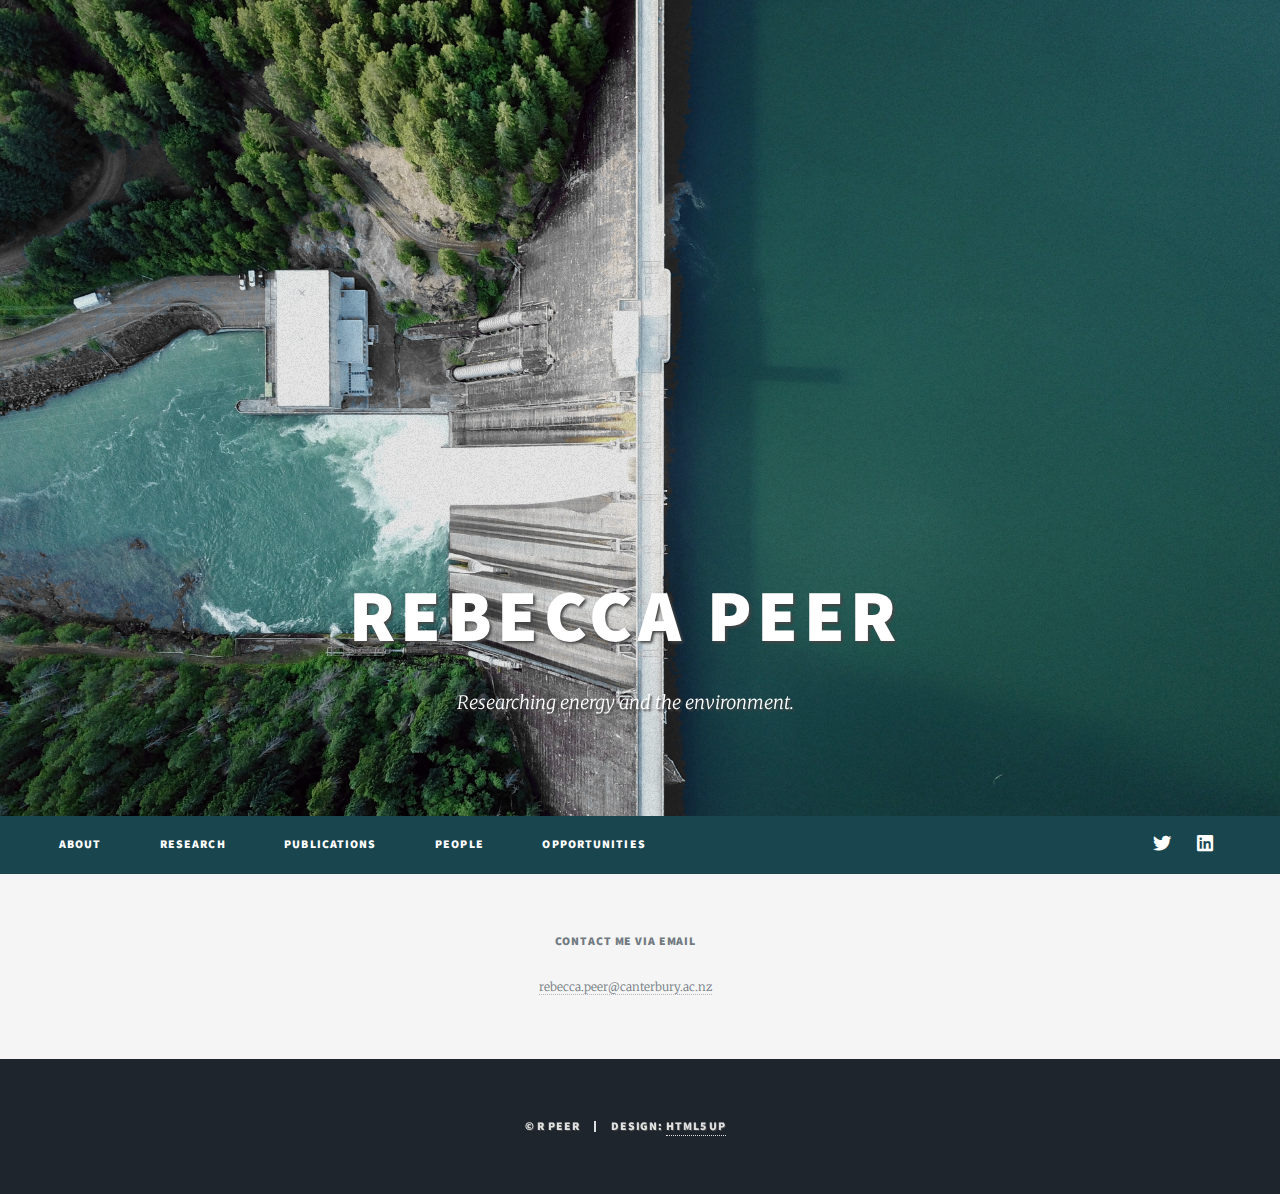
<file: index.html>
<!DOCTYPE HTML>
<!--
	Massively by HTML5 UP
	html5up.net | @ajlkn
	Free for personal and commercial use under the CCA 3.0 license (html5up.net/license)
-->
<html>
	<head>
		<title>Home - R Peer</title>
		<meta charset="utf-8" />
		<meta name="viewport" content="width=device-width, initial-scale=1, user-scalable=no" />
		<link rel="stylesheet" href="assets/css/main.css" />
		<link href="https://fonts.googleapis.com/css2?family=Oswald:wght@400;500;600;700&family=Roboto:wght@100;300;400;600;700&display=swap" rel="stylesheet">
		<noscript><link rel="stylesheet" href="assets/css/noscript.css" /></noscript>
	</head>
	<body class="is-preload">

		<!-- Wrapper -->
			<div id="wrapper" class="fade-in">

				<!-- Intro -->
					<div id="intro">
						<h1>Rebecca Peer</h1>
						<p>Researching energy and the environment.</p>
						<!-- <ul class="actions">
							<li><a href="#header" class="button icon solid solo fa-arrow-down scrolly">Continue</a></li>
						</ul> -->
					</div>

				<!-- Header -->
					<header id="header">
						<a href="index.html" class="logo">Rebecca Peer</a>
					</header>

				<!-- Nav -->
					<nav id="nav">
						<ul class="links">
							<!-- <li class="active"><a href="index.html">News</a></li> -->
							<li><a href="about.html">About</a></li>
							<li><a href="research.html">Research</a></li>
							<li><a href="publications.html">Publications</a></li>
							<li><a href="people.html">People</a></li>
							<li><a href="contact.html">Opportunities</a></li>
						</ul>
						<ul class="icons">
							<li><a href="https://twitter.com/rebeccaampeer?lang=en" class="icon brands fa-twitter" target="_blank"><span class="label">Twitter</span></a></li>
							<li><a href="https://www.linkedin.com/in/rebecca-peer-6442b783/?originalSubdomain=ca" class="icon brands fa-linkedin" target="_blank"><span class="label">Linkedin</span></a></li>
							<!-- <li><a href="#" class="icon brands fa-github"><span class="label">GitHub</span></a></li> -->
						</ul>
					</nav>

				<!-- Main -->
					<!-- <div id="main">

						Featured Post
							<article class="post featured">
								<header class="major">
									<span class="date">November 3, 2021</span>
									<h2>Dr. Peer featured in Physics World</h2>
								</header>
								<p> <i>Physics World</i> published an article on open-access 
									publications in academia and the new <i>SciNotes</i> 
									journal featuring interviews with Dr. Peer (Executive Editorial Board member)
									and collaborator Dr. Grubert (Editorial Board member). 
								</p>
								<ul class="actions special">
									<li><a href="https://physicsworld.com/a/open-access-journal-uncovers-the-intricacies-of-scientific-research/" class="large button">Read the article</a></li>
								</ul>
							</article>

						Posts
							<section class="posts">
								<article>
									<header>
										<span class="date">May 27, 2021</span>
										<h2>Keynote at 3rd WEF Nexus Workshop</h2>
									</header>
									<p>Dr Peer. delivered a keynote talk the 3rd 
										Water-Energy-Food Nexus Workshop, hosted by the
										Public University of Navarre's Institute for Innovation 
										and Sustainable Development in the Food Chain (ISFOOD) and
										the Institute for Advanced Research in Business and Economics (INARBE).  
									</p>
								</article>
								<article>
									<header>
										<span class="date">May 4, 2021</span>
										<h2>Dr. Peer on SciNotes Executive Editorial Board</h2>
									</header>
									<p>Dr Peer. was recruited to serve on the first Executive
										Editorial Board of the Institute of Physics (IOP) Publishing's  
										new journal <i>SciNotes</i>.
									</p>
									<ul class="actions special">
										<li><a href="https://iopscience.iop.org/journal/2633-1357" class="button">More SciNotes info</a></li>
									</ul>
								</article>
								<article>
									<header>
										<span class="date">May 3, 2021</span>
										<h2>K. Titus Joins Research Group</h2>
									</header>
									<p> New PhD Student Karan Titus joins the team, co-supervised 
										by Dr. Dempsey (University of Canterbury). Karan will be 
										working on assessing the feasibility of carbon-negative 
										geothermal energy in New Zealand. 
									</p>
									<ul class="actions special">
										<li><a href="people.html" class="button">About the team</a></li>
									</ul>
								</article>
								<article>
									<header>
										<span class="date">July 16, 2021</span>
										<h2>New Paper in ERIS</h2>
									</header>
									<p>Dr Peer. and collaborator Dr. Chini (Air Force Institute of 
										Technology) published paper in
										Environmental Research: Infrastructure and Sustainability
										analysing the water and carbon footprint of global
										electricity over the past 30 years.
									</p>
									<ul class="actions special">
										<li><a href="publications.html" class="button">See publications</a></li>
									</ul>
								</article>
								<article>
									<header>
										<span class="date">January 11, 2021</span>
										<h2>New Paper in Scientific Data</h2>
									</header>
									<p>Dr Peer. and collaborator Dr. Chini (Air Force Institute of 
										Technology) published a methodology paper in
										Scientific Data with a describing the creation of 
										their global water footprint for electricity
										database.
									</p>
									<ul class="actions special">
										<li><a href="publications.html" class="button">See publications</a></li>
									</ul>
								</article>
								<article>
									<header>
										<span class="date">December 15, 2020</span>
										<h2>New Paper in Applied Energy</h2>
									</header>
									<p>A collaborative paper led by Dr. Henry (RTI International) with
										partners at the Carnegie Institution for Science, 
										University of Canterbury, Columbia University, 
										North Carolina State University,
										the Environmental Defense Fund, and the 
										Gaidar Institute for Economic Policy investigated
										the replicability of capacity expansion models via 
										a community benchmarking exercise across four models.
									</p>
									<ul class="actions special">
										<li><a href="publications.html" class="button">See publications</a></li>
									</ul>
								</article>
								<article>
									<header>
										<span class="date">December 2, 2020</span>
										<h2>Civil Systems Paper is Editor's Choice</h2>
									</header>
									<p>Our recently published forum in the Journal of 
										Infrastructure Systems on the role of civil
										systems engineers in society has been chosen 
										by the chief editor to be featured in the 
										Editor's Choice slection.
									</p>
									<ul class="actions special">
										<li><a href="publications.html" class="button">See publications</a></li>
									</ul>
								</article>
								<article>
									<header>
										<span class="date">September 25, 2020</span>
										<h2>New Publication in ERL</h2>
									</header>
									<p>Dr Peer. and collaborator Dr. Chini (Air Force Institute of 
										Technology) published a research paper in Environmental
										Research Letters with an integrated account of the water
										embedded in our global energy trade network.
									</p>
									<a href="https://doi.org/10.1088/1748-9326/abbbb0" class="image fit" target="_blank"><img src="images/NetworkPlots.pdf" alt="" /></a>
									<ul class="actions special">
										<li><a href="publications.html" class="button">See publications</a></li>
									</ul>
								</article>
								<article>
									<header>
										<span class="date">August 22, 2020</span>
										<h2>New Publication in JIS</h2>
										</header>
										<a href="#" class="image fit"><img src="images/pic02.jpg" alt="" /></a>
										<p>Dr. Peer and colleague Dr. Logan (University of Canterbury)
											published a forum in the Journal of 
											Infrastructure Systems discussing the role of civil
											systems engineers in today's and tomorrow's complex
											challenges.
										</p>
										<ul class="actions special">
											<li><a href="publications.html" class="button">See publications</a></li>
										</ul>
								</article>

								<article>
									<header>
										<span class="date">June 4, 2020</span>
										<h2>Dr. Peer Joins University of Canterbury</h2>
									</header>
									<p>Dr. Peer officially joins the faculty in the Department of Civil
										and Natural Resources Engineering at the University of Canterbury
										as a Lecturer in Civil Systems Engineering.</p>
									<a href="https://www.canterbury.ac.nz/engineering/schools/cnre/news/2020/peer.html" class="image main" target="_blank"><img src="images/UClogo.png" alt="" /></a>
									<ul class="actions special">
										<li><a href="https://www.canterbury.ac.nz" class="button" target="_blank">
											More on UC</a></li>
									</ul>
								</article> -->

								<!-- <article>
									<header>
										<span class="date">April 7, 2017</span>
										<h2><a href="#">Augue lorem<br />
										primis vestibulum</a></h2>
									</header>
									<a href="#" class="image fit"><img src="images/pic07.jpg" alt="" /></a>
									<p>Donec eget ex magna. Interdum et malesuada fames ac ante ipsum primis in faucibus. Pellentesque venenatis dolor imperdiet dolor mattis sagittis magna etiam.</p>
									<ul class="actions special">
										<li><a href="#" class="button">Full Story</a></li>
									</ul>
								</article> -->
							<!-- </section> -->

						<!-- Footer -->
							<!-- <footer>
								<div class="pagination">
									<a href="#" class="previous">Prev</a>
									<a href="#" class="page active">1</a>
									<a href="#" class="page">2</a>
									<a href="#" class="page">3</a>
									<span class="extra">&hellip;</span>
									<a href="#" class="page">8</a>
									<a href="#" class="page">9</a>
									<a href="#" class="page">10</a>
									<a href="#" class="next">Next</a>
								</div>
							</footer> -->

					<!-- </div> -->

				<!-- Footer -->
					<footer id="footer">
						<section>
								<h3>Contact Me Via Email</h3>
								<p><a href="mailto:rebecca.peer@canterbury.ac.nz">rebecca.peer@canterbury.ac.nz</a></p>
							</section>
					</footer>

				<!-- Copyright -->
					<div id="copyright">
						<ul><li>&copy; R Peer</li><li>Design: <a href="https://html5up.net" target="_blank">HTML5 UP</a></li></ul>
					</div>

			</div>

		<!-- Scripts -->
			<script src="assets/js/jquery.min.js"></script>
			<script src="assets/js/jquery.scrollex.min.js"></script>
			<script src="assets/js/jquery.scrolly.min.js"></script>
			<script src="assets/js/browser.min.js"></script>
			<script src="assets/js/breakpoints.min.js"></script>
			<script src="assets/js/util.js"></script>
			<script src="assets/js/main.js"></script>

	</body>
</html>
</file>
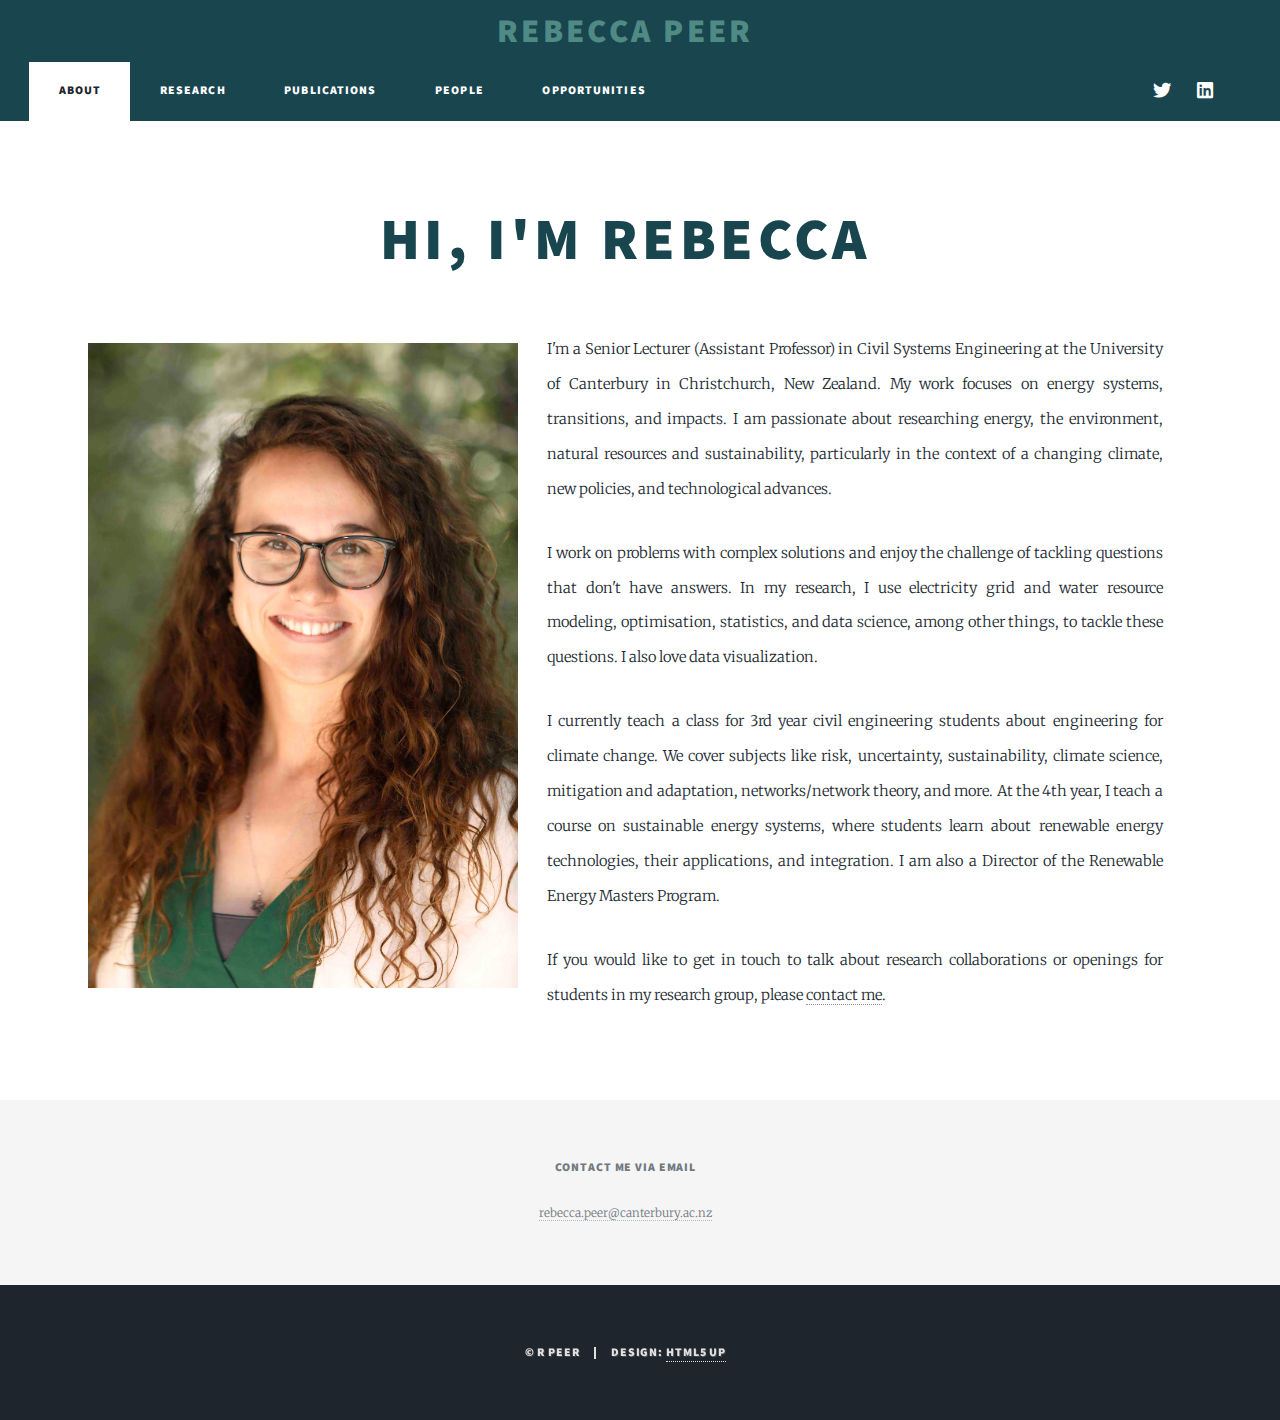
<file: about.html>
<!DOCTYPE HTML>
<!--
	Massively by HTML5 UP
	html5up.net | @ajlkn
	Free for personal and commercial use under the CCA 3.0 license (html5up.net/license)
-->
<html>
	<head>
		<title>About - R Peer</title>
		<meta charset="utf-8" />
		<meta name="viewport" content="width=device-width, initial-scale=1, user-scalable=no" />
		<link rel="stylesheet" href="assets/css/main.css" />
		<noscript><link rel="stylesheet" href="assets/css/noscript.css" /></noscript>
	</head>
	<body class="is-preload">

		<!-- Wrapper -->
			<div id="wrapper">

				<!-- Header -->
					<header id="header">
						<a href="index.html" class="logo">Rebecca Peer</a>
					</header>

				<!-- Nav -->
					<nav id="nav">
						<ul class="links">
							<!-- <li><a href="index.html">News</a></li> -->
							<li class="active"><a href="about.html">About</a></li>
							<li><a href="research.html">Research</a></li>
							<li><a href="publications.html">Publications</a></li>
							<li><a href="people.html">People</a></li>
							<li><a href="contact.html">Opportunities</a></li>
						</ul>
						<ul class="icons">
							<li><a href="https://twitter.com/rebeccaampeer?lang=en" class="icon brands fa-twitter" target="_blank"><span class="label">Twitter</span></a></li>
							<li><a href="https://www.linkedin.com/in/rebecca-peer-6442b783/?originalSubdomain=ca" class="icon brands fa-linkedin" target="_blank"><span class="label">Linkedin</span></a></li>
						</ul>
					</nav>

				<!-- Main -->
					<div id="main">

						<!-- Post -->
							<section class="post">
								<header class="major">
									<!-- <span class="date">April 25, 2017</span> -->
									<h2>Hi, I'm Rebecca</h2>
									<!-- <p>Aenean ornare velit lacus varius enim ullamcorper proin aliquam<br />
									facilisis ante sed etiam magna interdum congue. Lorem ipsum dolor<br />
									amet nullam sed etiam veroeros.</p> -->
								</header>
								<div style="display: flex;">
								<div class="image left"><img src="images/RPeersmall.jpg" alt="" /></div>
								<div>
								<p> I'm a Senior Lecturer (Assistant Professor) in Civil Systems Engineering
									at the University of Canterbury in Christchurch, New Zealand. My work focuses on energy
									systems, transitions, and impacts. I am passionate about researching energy, the environment, 
									natural resources and sustainability, particularly in the context
									of a changing climate, new policies, and technological advances.</p>
								<p>I work on problems with complex solutions and enjoy the challenge of tackling questions that 
									don't have answers. In my research, I use electricity grid and water resource modeling, 
									optimisation, statistics, and data science, among other things, to tackle these questions.
									I also love data visualization.  
								</p>
								<p>
									I currently teach a class for 3rd year civil engineering students about engineering
									for climate change. We cover subjects like risk, uncertainty, sustainability, climate science,
									mitigation and adaptation, networks/network theory, and more. At the 4th year, I teach a 
									course on sustainable energy systems, where students learn about renewable energy
									technologies, their applications, and integration. I am also a Director of the Renewable Energy 
									Masters Program.
								</p>
								<p>
									If you would like to get in touch to talk about research collaborations or openings for
									students in my research group, please <a href="contact.html">contact me</a>. 
								</div>
								</div>
							</section>

					</div>

				<!-- Footer -->
				<footer id="footer">
					<section>
							<h3>Contact Me Via Email</h3>
							<p><a href="mailto:rebecca.peer@canterbury.ac.nz">rebecca.peer@canterbury.ac.nz</a></p>
						</section>
				</footer>

				<!-- Copyright -->
					<div id="copyright">
						<ul><li>&copy; R Peer</li><li>Design: <a href="https://html5up.net">HTML5 UP</a></li></ul>
					</div>

			</div>

		<!-- Scripts -->
			<script src="assets/js/jquery.min.js"></script>
			<script src="assets/js/jquery.scrollex.min.js"></script>
			<script src="assets/js/jquery.scrolly.min.js"></script>
			<script src="assets/js/browser.min.js"></script>
			<script src="assets/js/breakpoints.min.js"></script>
			<script src="assets/js/util.js"></script>
			<script src="assets/js/main.js"></script>

	</body>
</html>
</file>
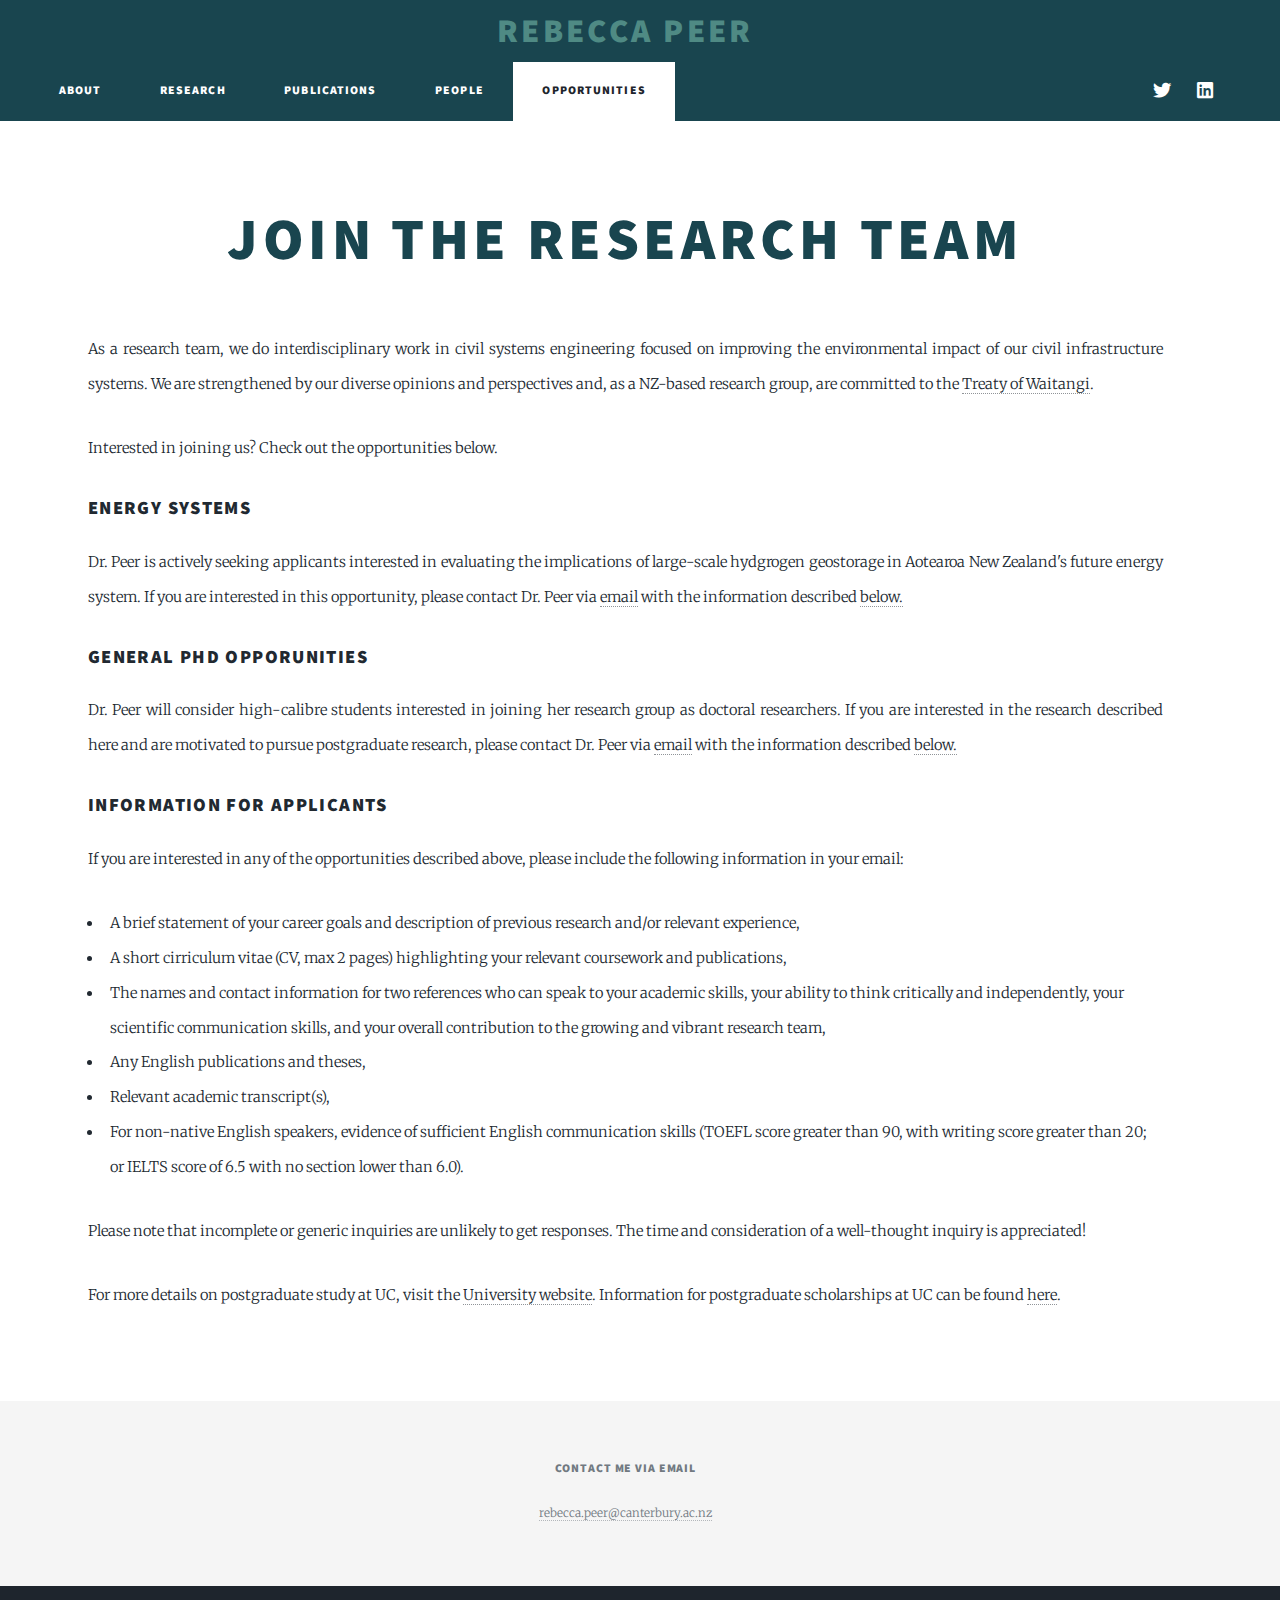
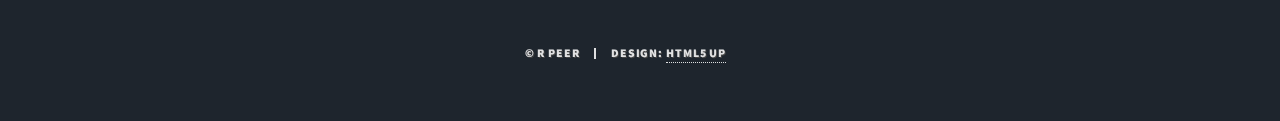
<file: contact.html>
<!DOCTYPE HTML>
<!--
	Massively by HTML5 UP
	html5up.net | @ajlkn
	Free for personal and commercial use under the CCA 3.0 license (html5up.net/license)
-->
<html>
	<head>
		<title>Contact - R Peer</title>
		<meta charset="utf-8" />
		<meta name="viewport" content="width=device-width, initial-scale=1, user-scalable=no" />
		<link rel="stylesheet" href="assets/css/main.css" />
		<noscript><link rel="stylesheet" href="assets/css/noscript.css" /></noscript>
	</head>
	<body class="is-preload">

		<!-- Wrapper -->
			<div id="wrapper">

				<!-- Header -->
					<header id="header">
						<a href="index.html" class="logo">Rebecca Peer</a>
					</header>

				<!-- Nav -->
					<nav id="nav">
						<ul class="links">
							<!-- <li><a href="index.html">News</a></li> -->
							<li><a href="about.html">About</a></li>
							<li><a href="research.html">Research</a></li>
							<li><a href="publications.html">Publications</a></li>
							<li><a href="people.html">People</a></li>
							<li class="active"><a href="contact.html">Opportunities</a></li>
						</ul>
						<ul class="icons">
							<li><a href="https://twitter.com/rebeccaampeer?lang=en" class="icon brands fa-twitter" target="_blank"><span class="label">Twitter</span></a></li>
							<li><a href="https://www.linkedin.com/in/rebecca-peer-6442b783/?originalSubdomain=ca" class="icon brands fa-linkedin" target="_blank"><span class="label">Linkedin</span></a></li>
						</ul>
					</nav>

				<!-- Main -->
					<div id="main">

						<!-- Post -->
							<section class="post">
								<header class="major">
									<!-- <span class="date">April 25, 2017</span> -->
									<h2>Join the Research Team</h2>
								</header>
								<p> As a research team, we do interdisciplinary work in
									civil systems engineering focused on 
									improving the environmental impact of our civil 
									infrastructure systems. We are strengthened by 
									our diverse opinions and perspectives and, as a 
									NZ-based research group, are committed to the 
									<a href="https://en.wikipedia.org/wiki/Treaty_of_Waitangi" target="_blank">
									Treaty of Waitangi</a>.
								</p>
								<p>
									Interested in joining us? Check out the opportunities below.  
								</p>
								<header>
									<h3>Energy Systems</h3>
								</header>
								<p>
									Dr. Peer is actively seeking applicants interested in evaluating the
									implications of large-scale hydgrogen geostorage in Aotearoa New
									Zealand's future energy system. If you are interested in this opportunity, 
									please contact
									Dr. Peer via <a href="mailto:rebecca.peer@canterbury.ac.nz">
									email</a> with the information described <a href="#info">below.</a> 
								</p>
								<header>
									<h3>General PhD Opporunities</h3>
								</header>
								<p>
									Dr. Peer will consider high-calibre students interested in
									joining her research group as doctoral researchers. If 
									you are interested in the research described here and
									are motivated to pursue postgraduate research, please
									contact Dr. Peer via <a href="mailto:rebecca.peer@canterbury.ac.nz">
										email</a> with the information described <a href="#info">below.</a> 
										</p>
								<header>
									<h3><a id=info>Information for Applicants</a></h3>
								</header>
										<p>
											If you are interested in any of the opportunities described above, 
											please include the following information in your email:
										<ul>
											<li>
												A brief statement of your career goals
												and description of previous research and/or 
												relevant experience,
											</li>
											<li>
												A short cirriculum vitae (CV, max 2 pages) 
												highlighting your relevant coursework and
												publications, 
											</li>
											<li>
												The names and contact information for two 
												references who can speak to your academic 
												skills, your ability to think critically 
												and independently, your scientific
												communication skills, and your overall 
												contribution to the growing and
												vibrant research team,
											</li>
											<li>
												Any English publications and theses,
											</li>
											<li>
												Relevant academic transcript(s),
											</li>
											<li>
												For non-native English speakers, evidence 
												of sufficient English communication skills 
												(TOEFL score greater than 90, with
												writing score greater than 20; or IELTS score 
												of 6.5 with no section lower than 6.0).
											</li>
										</ul>
										Please note that incomplete or generic
										inquiries are unlikely to get responses.
										The time and consideration of 
										a well-thought inquiry is appreciated!
								</p>
								<p>
									For more details on postgraduate study at UC, visit the 
									<a href="https://www.canterbury.ac.nz/postgraduate/" target="_blank">
									University website</a>. 

									Information for postgraduate scholarships at UC can be
									found <a href="https://www.canterbury.ac.nz/get-started/scholarships/" target="_blank">
									here</a>.
								</p>
							</section>

					</div>

				<!-- Footer -->
				<footer id="footer">
					<section>
							<h3>Contact Me Via Email</h3>
							<p><a href="mailto:rebecca.peer@canterbury.ac.nz">rebecca.peer@canterbury.ac.nz</a></p>
						</section>
				</footer>

				<!-- Copyright -->
					<div id="copyright">
						<ul><li>&copy; R Peer</li><li>Design: <a href="https://html5up.net">HTML5 UP</a></li></ul>
					</div>

			</div>

		<!-- Scripts -->
			<script src="assets/js/jquery.min.js"></script>
			<script src="assets/js/jquery.scrollex.min.js"></script>
			<script src="assets/js/jquery.scrolly.min.js"></script>
			<script src="assets/js/browser.min.js"></script>
			<script src="assets/js/breakpoints.min.js"></script>
			<script src="assets/js/util.js"></script>
			<script src="assets/js/main.js"></script>

	</body>
</html>
</file>
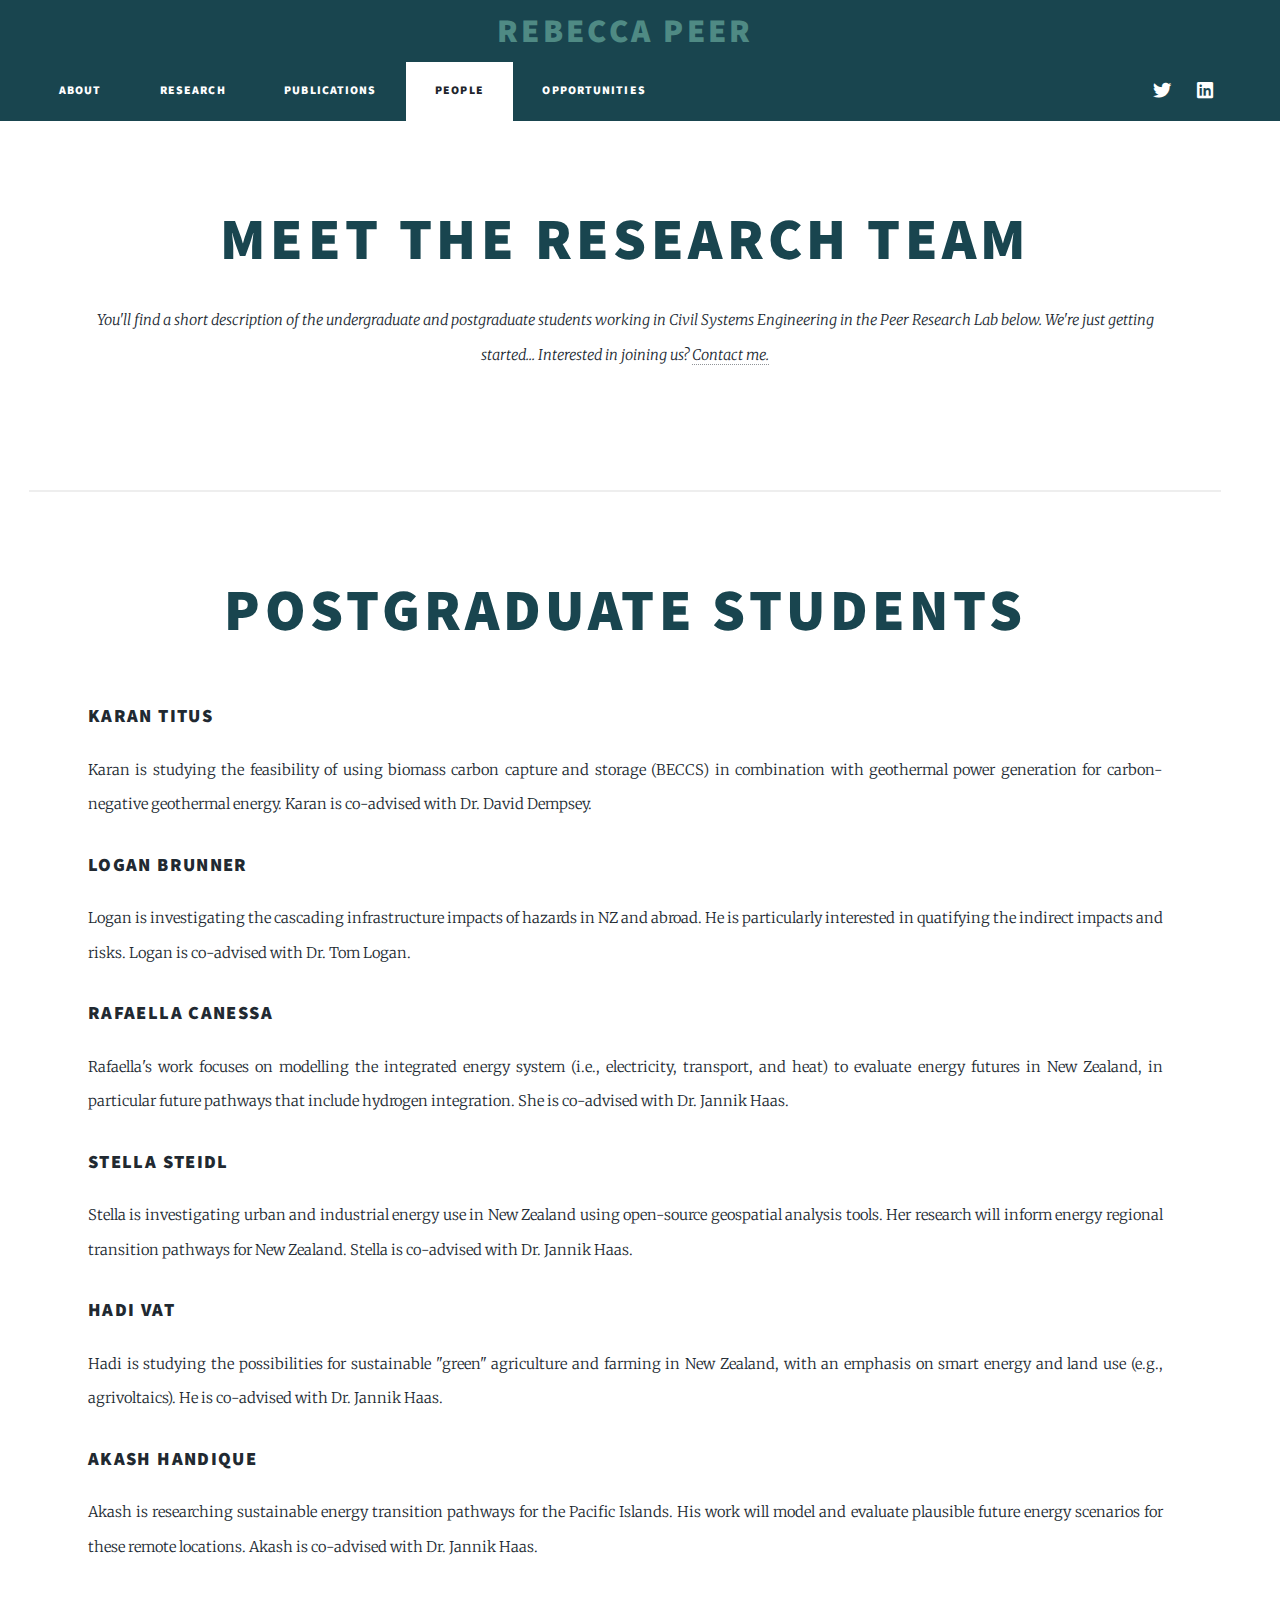
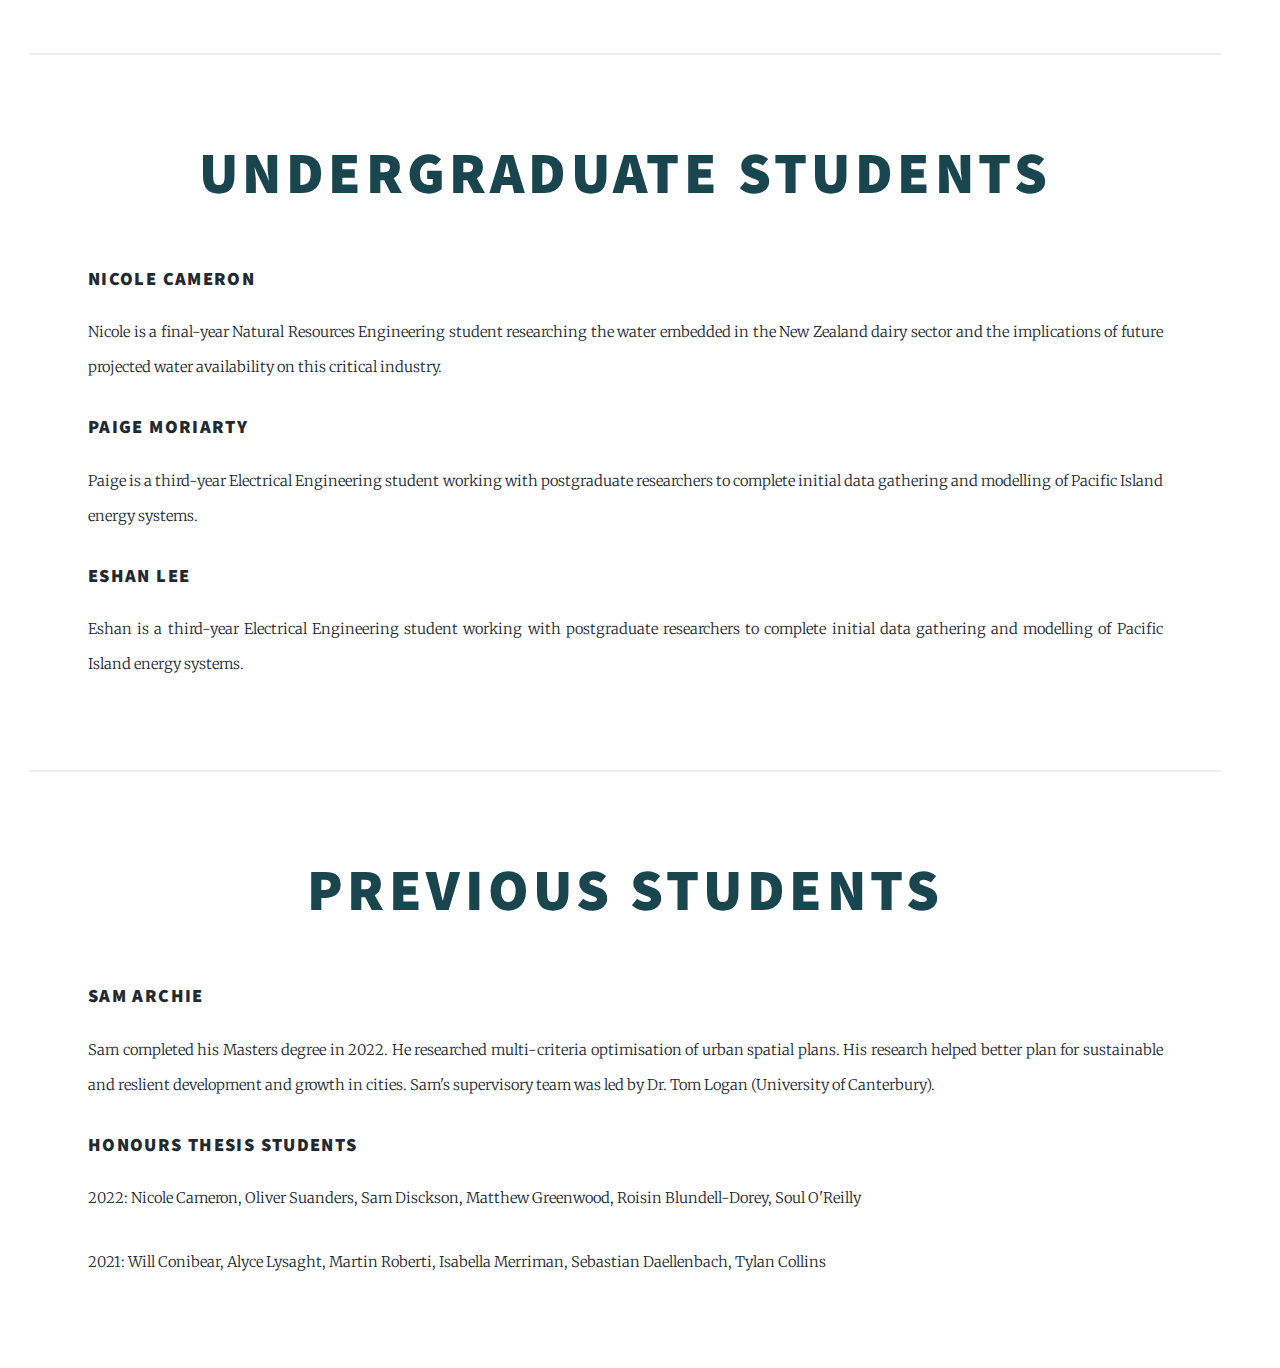
<file: people.html>
<!DOCTYPE html>
<html>
	<head>
		<title>People - R Peer</title>
		<meta charset="utf-8" />
		<meta name="viewport" content="width=device-width, initial-scale=1, user-scalable=no" />
		<link rel="stylesheet" href="assets/css/main.css" />
		<noscript><link rel="stylesheet" href="assets/css/noscript.css" /></noscript>
	</head>
	<body class="is-preload">

		<!-- Wrapper -->
			<div id="wrapper">

				<!-- Header -->
					<header id="header">
						<a href="index.html" class="logo">Rebecca Peer</a>
					</header>

				<!-- Nav -->
					<nav id="nav">
						<ul class="links">
							<!-- <li><a href="index.html">News</a></li> -->
							<li><a href="about.html">About</a></li>
							<li><a href="research.html">Research</a></li>
							<li><a href="publications.html">Publications</a></li>
							<li class="active"><a href="people.html">People</a></li>
							<li><a href="contact.html">Opportunities</a></li>
						</ul>
						<ul class="icons">
							<li><a href="https://twitter.com/rebeccaampeer?lang=en" class="icon brands fa-twitter" target="_blank"><span class="label">Twitter</span></a></li>
							<li><a href="https://www.linkedin.com/in/rebecca-peer-6442b783/?originalSubdomain=ca" class="icon brands fa-linkedin" target="_blank"><span class="label">Linkedin</span></a></li>
						</ul>
					</nav>

				<!-- Main -->
					<div id="main">
                        <!-- Post -->
							<section class="post">
								<header class="major">
									<h2>Meet the Research Team</h2>
                                    <p>
										You'll find a short description of the undergraduate and postgraduate students working
                                        in Civil Systems Engineering in the Peer Research Lab below. We're just getting started... Interested in joining us? <a href="contact.html">Contact me.</a></p>
								</header>
							</section>
                            <section class="post">
								<header class="major">
									<h2>Postgraduate Students</h2>
								</header>
								<div style="display: flex;">
								<!-- <div class="image left"><img src="images/RPeersmall.jpg" alt="" /></div> -->
								<div>
									<h3>Karan Titus</h3>
									<p> Karan is studying the feasibility of using
										biomass carbon capture and storage (BECCS) in combination with 
										geothermal power generation for carbon-negative geothermal energy.
										Karan is co-advised with Dr. David Dempsey. </p>
									<h3>Logan Brunner</h3>
									<p> Logan is investigating the cascading infrastructure impacts of
										hazards in NZ and abroad. He is particularly interested in quatifying
										the indirect impacts and risks. Logan is co-advised with Dr. Tom Logan. 
									</p>
									<!-- <h3>Shanta Persad</h3>
									<p> Shanta is researching the associated environmental and social implications
										of a hydrogen-integrated future energy system in New Zealand. She is 
										co-advised with Dr. Jannik Haas. -->
									</p>
									<h3>Rafaella Canessa</h3>
									<p> Rafaella's work focuses on modelling the integrated energy system (i.e., 
										electricity, transport, and heat) to evaluate energy futures in New Zealand,
										in particular future pathways that include hydrogen integration.
										She is co-advised with Dr. Jannik Haas.
									</p>
									<h3>Stella Steidl</h3>
									<p> Stella is investigating urban and industrial energy use in New Zealand
										using open-source geospatial analysis tools. Her research will inform energy
										regional transition pathways for New Zealand. Stella is co-advised with Dr. 
										Jannik Haas. 
									</p>
									<h3>Hadi Vat</h3>
									<p> Hadi is studying the possibilities for sustainable "green" 
										agriculture and farming in
										New Zealand, with an emphasis on smart energy and land use (e.g., agrivoltaics).
										He is co-advised with Dr. Jannik Haas.
									</p>
									<h3>Akash Handique</h3>
									<p> Akash is researching sustainable energy transition pathways for the 
										Pacific Islands. His work will model and evaluate plausible future energy
										scenarios for these remote locations. Akash is co-advised with Dr. Jannik
										Haas.</p>
								</div>
								</div>
							</section>
							<section class="post">
								<header class="major">
									<h2>Undergraduate Students</h2>
								</header>
								<div style="display: flex;">
								<!-- <div class="image left"><img src="images/RPeersmall.jpg" alt="" /></div> -->
								<div>
									<h3>Nicole Cameron</h3>
									<p> Nicole is a final-year Natural Resources Engineering student researching the 
										water embedded in the New Zealand dairy sector and the implications of future
										projected water availability on this critical industry. 
									</p>
									<h3>Paige Moriarty</h3>
									<p> Paige is a third-year Electrical Engineering student working with postgraduate
										researchers to complete initial data gathering and modelling of Pacific Island
										energy systems.
									</p>
									<h3>Eshan Lee</h3>
									<p> Eshan is a third-year Electrical Engineering student working with postgraduate
										researchers to complete initial data gathering and modelling of Pacific Island
										energy systems.</p>
								</div>
								</div>
							</section>
							<section class="post">
								<header class="major">
									<h2>Previous Students</h2>
								</header>
								<div style="display: flex;">
								<!-- <div class="image left"><img src="images/RPeersmall.jpg" alt="" /></div> -->
								<div>
									<h3>Sam Archie</h3>
									<p> Sam completed his Masters degree in 2022. He researched multi-criteria optimisation
										of urban spatial plans. His research helped better plan 
										for sustainable and reslient development and growth in cities.
										Sam's supervisory team was led by Dr. Tom Logan (University of Canterbury). </p>
									<h3>Honours Thesis Students</h3>
									<p> 2022: Nicole Cameron, Oliver Suanders, Sam Disckson, Matthew Greenwood, Roisin Blundell-Dorey, Soul O'Reilly</p>
									<p> 2021: Will Conibear, Alyce Lysaght, Martin Roberti, Isabella Merriman, Sebastian Daellenbach, Tylan Collins</p>
								</div>
								</div>
							</section>
                            <!-- <section class="post"> -->
								<!-- <header class="major"> -->
									<!-- <h2>PRL Alumni</h2> -->
								<!-- </header> -->
								<!-- <div style="display: flex;"> -->
								<!-- <div class="image left"><img src="images/RPeersmall.jpg" alt="" /></div> -->
								<!-- <div> -->
                                <!-- <h4>Alyce Lysaught</h4> -->
                                <!-- <h4>Seb Daellenbach</h4> -->
                                <!-- <h4>Tylan Collins</h4> -->
                                <!-- <h4>Isabella Merriman</h4> -->
                                <!-- <h4>Martin Roberti</h4> -->
								<!-- </div> -->
								<!-- </div> -->
							<!-- </section> -->
                        <!-- <div class="people-wrapper">
                        <div class="members-wrapper">
                        <h3>Research team</h3>
                        <p>We're just getting started... Watch this space for more information on our team of undergraduate and postgraduate researchers and their work</p>
                        <p>Interested in joining us? <a href="contact.html">Contact me.</a></p> -->
                    <!-- <div class="team-member-info">
                        <img src="RPeersmall.jpg">
                        <h4>Dr. Rebecca Peer</h4>
                        <p>Something about team members here</p>
                    </div> -->
                    <!-- <h3>Collaborators</h3>
                    <div class="collaborator-info">
                        <p><a href="">Dr. Tom Logan</a> Lecturer in Civil Systems, University of Canterbury</p>
                        <p><a href="">Dr. Chris Chini</a> Assistant Professor, Air Force Institute of Technology</p>
                        <p><a href="">Dr. Kelly Sanders</a> Associate Professor, University of Southern California</p>
                        <p><a href="">Dr. Emily Grubert</a> Assistant Professor, Georgia Institute of Technology</p>
                        <p><a href="">Dr. Ken Caldeira</a> Professor (Emeritus), Carnegie Institution for Science</p>
                    </div> -->
                </div>
            </div>
        </div>
    </body>
</html>
</file>
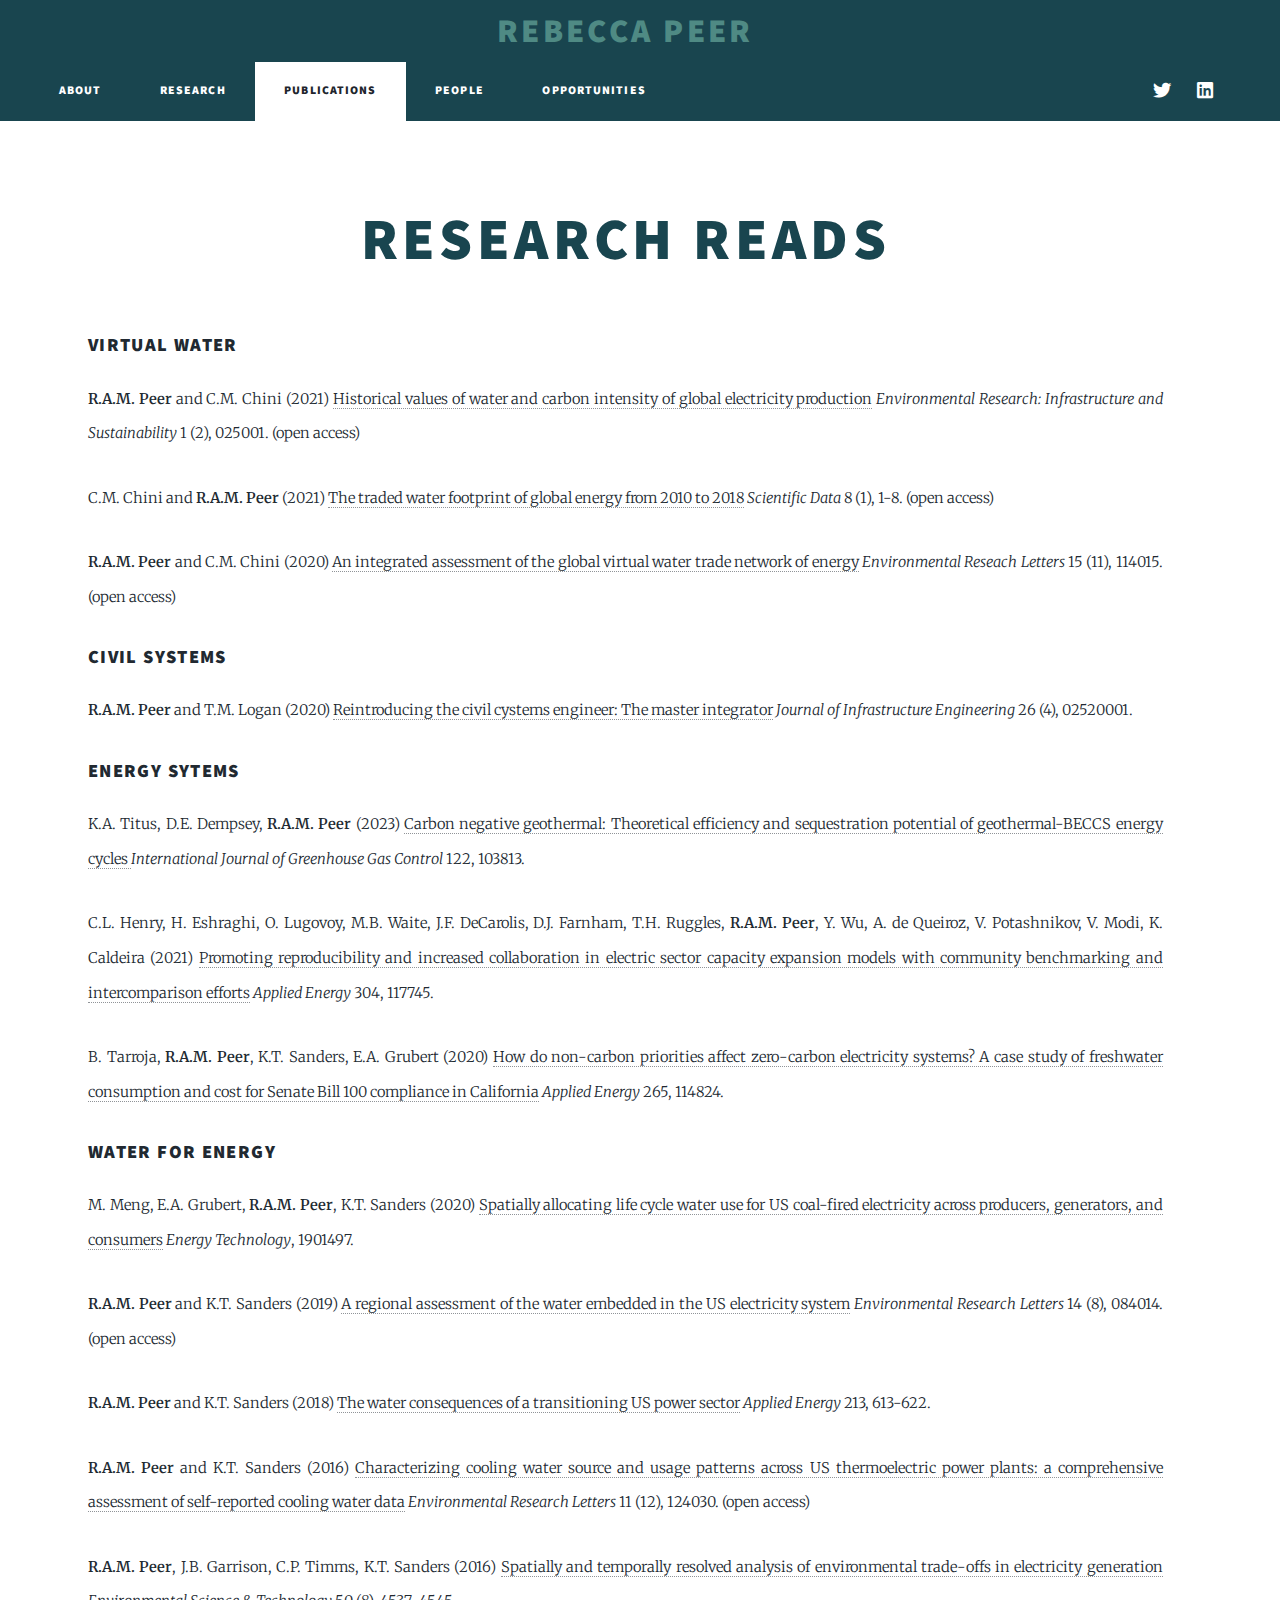
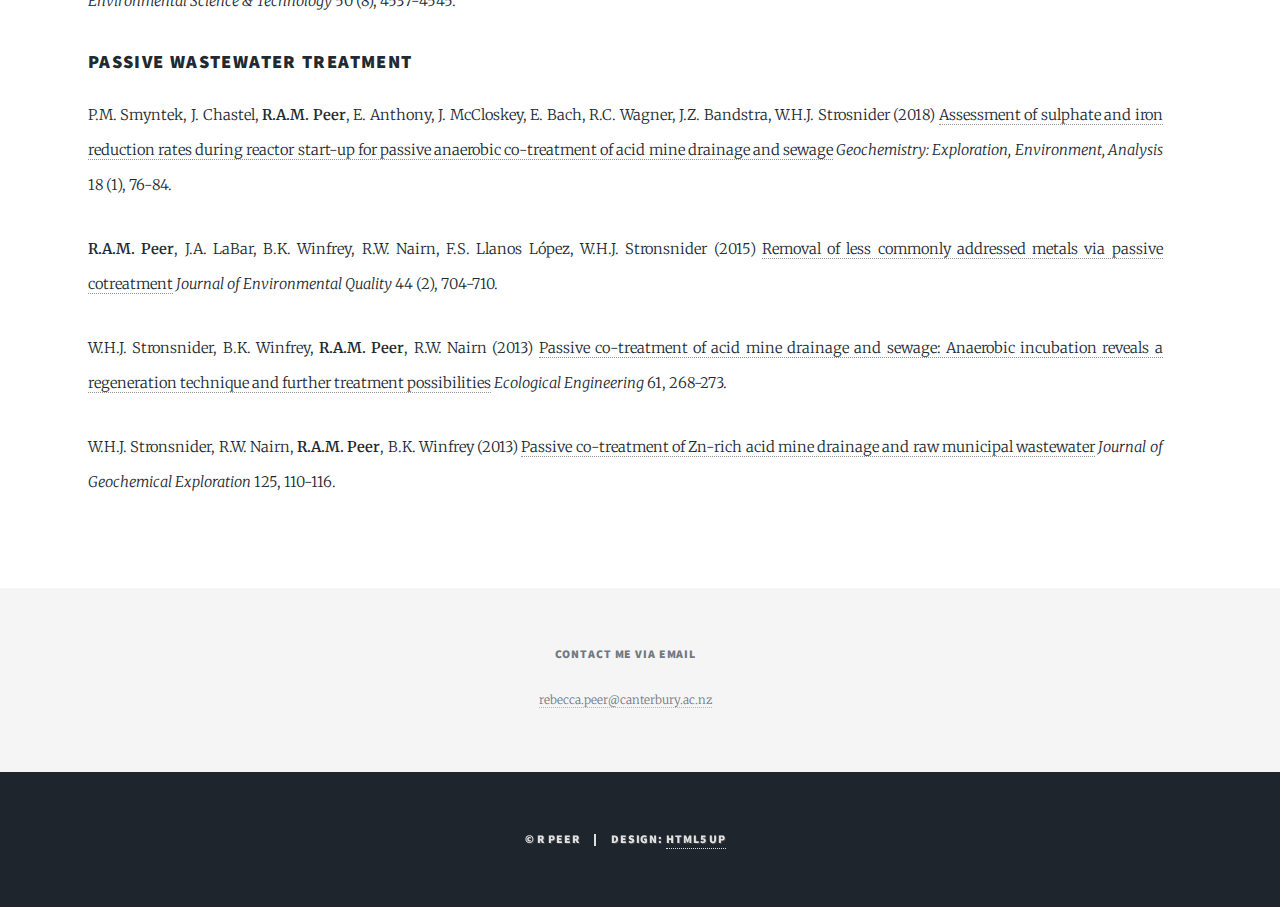
<file: publications.html>
<!DOCTYPE HTML>
<!--
	Massively by HTML5 UP
	html5up.net | @ajlkn
	Free for personal and commercial use under the CCA 3.0 license (html5up.net/license)
-->
<html>
	<head>
		<title>Publications - R Peer</title>
		<meta charset="utf-8" />
		<meta name="viewport" content="width=device-width, initial-scale=1, user-scalable=no" />
		<link rel="stylesheet" href="assets/css/main.css" />
		<noscript><link rel="stylesheet" href="assets/css/noscript.css" /></noscript>
	</head>
	<body class="is-preload">

		<!-- Wrapper -->
			<div id="wrapper">

				<!-- Header -->
					<header id="header">
						<a href="index.html" class="logo">Rebecca Peer</a>
					</header>

				<!-- Nav -->
					<nav id="nav">
						<ul class="links">
							<!-- <li><a href="index.html">News</a></li> -->
							<li><a href="about.html">About</a></li>
							<li><a href="research.html">Research</a></li>
							<li class="active"><a href="publications.html">Publications</a></li>
							<li><a href="people.html">People</a></li>
							<li><a href="contact.html">Opportunities</a></li>
						</ul>
						<ul class="icons">
							<li><a href="https://twitter.com/rebeccaampeer?lang=en" class="icon brands fa-twitter" target="_blank"><span class="label">Twitter</span></a></li>
							<li><a href="https://www.linkedin.com/in/rebecca-peer-6442b783/?originalSubdomain=ca" class="icon brands fa-linkedin" target="_blank"><span class="label">Linkedin</span></a></li>
						</ul>
					</nav>

				<!-- Main -->
					<div id="main">

						<!-- Post -->
							<section class="post">
								<header class="major">
									<!-- <span class="date">April 25, 2017</span> -->
									<h2>Research Reads</h2>
								</header>
								<h3>Virtual Water</h3>
								<p> 
									<b>R.A.M. Peer</b> and C.M. Chini (2021) <a href="https://iopscience.iop.org/article/10.1088/2634-4505/ac0a94/meta" target="_blank">
									Historical values of water and carbon intensity of global electricity production</a> 
									<i>Environmental Research: Infrastructure and Sustainability</i> 
									1 (2), 025001. (open access)
								</p>
								<p> 
									C.M. Chini and <b>R.A.M. Peer</b> (2021) <a href="https://doi.org/10.1038/s41597-020-00795-6" target="_blank">
									The traded water footprint of global energy from 2010 to 2018</a> 
									<i>Scientific Data</i> 8 (1), 1-8. (open access)
								</p>
								<p> 
									<!-- <div class="image center"><img src="images/NetworkPlots.pdf" alt="" /></div> -->
									<b>R.A.M. Peer</b> and C.M. Chini (2020) <a href="https://doi.org/10.1088/1748-9326/abbbb0" target="_blank">
									An integrated assessment of the global virtual water trade 
									network of energy</a> <i>Environmental
									Reseach Letters</i> 15 (11), 114015. (open access)
								</p>
								<h3>Civil Systems</h3>
								<p>
									<b>R.A.M. Peer</b> and T.M. Logan (2020) <a href="https://ascelibrary.org/doi/10.1061/%28ASCE%29IS.1943-555X.0000579" target="_blank">
									Reintroducing the civil cystems engineer: The master integrator</a> <i>
									Journal of Infrastructure Engineering</i> 26 (4), 02520001.
								</p>
								<h3>Energy Sytems</h3>
								<p>
									K.A. Titus, D.E. Dempsey, <b>R.A.M. Peer</b> (2023) <a href="https://www.sciencedirect.com/user/identity/landing?code=MV4czP8zL5Ly6PyCLx35a2xO9PkmyUZz2rk8rmfi&state=retryCounter%3D0%26csrfToken%3D8b23662e-5064-4093-858d-aa9ffaa2f774%26idpPolicy%3Durn%253Acom%253Aelsevier%253Aidp%253Apolicy%253Aproduct%253Ainst_assoc%26returnUrl%3D%252Fscience%252Farticle%252Fpii%252FS1750583622002316%26prompt%3Dnone%26cid%3Darp-74358288-47a1-4390-b85f-f23855a3941f">
										Carbon negative geothermal: Theoretical efficiency and sequestration potential of geothermal-BECCS energy cycles
									</a> <i>International Journal of Greenhouse Gas Control</i> 122, 103813.
								</p>
								<p>
									C.L. Henry, H. Eshraghi, O. Lugovoy, M.B. Waite, J.F. DeCarolis, 
									D.J. Farnham, T.H. Ruggles, <b>R.A.M. Peer</b>, Y. Wu, A. de Queiroz, 
									V. Potashnikov, V. Modi, K. Caldeira (2021) <a href="https://doi.org/10.1016/j.apenergy.2021.117745" target="blank">
									Promoting reproducibility and increased collaboration in 
									electric sector capacity expansion models with community benchmarking 
									and intercomparison efforts</a> <i>Applied Energy</i> 304, 117745.
								</p>
								<p>
									B. Tarroja, <b>R.A.M. Peer</b>, K.T. Sanders, E.A. Grubert (2020)
									<a href="https://www.sciencedirect.com/science/article/abs/pii/S0306261920303366" target="_blank">
									How do non-carbon priorities affect zero-carbon electricity systems? 
									A case study of freshwater consumption and cost for Senate Bill 100 
									compliance in California</a> <i>Applied Energy</i> 265, 114824.
								</p>
								<h3>Water for Energy</h3>
								<p>
									M. Meng, E.A. Grubert, <b>R.A.M. Peer</b>, K.T. Sanders (2020) 
									<a href="https://onlinelibrary.wiley.com/doi/abs/10.1002/ente.201901497" target="_blank">
									Spatially allocating life cycle water use for US coal‐fired electricity 
									across producers, generators, and consumers</a> <i>Energy Technology</i>, 
									1901497.
								</p>
								<p>
									<b>R.A.M. Peer</b> and K.T. Sanders (2019) 
									<a href="https://iopscience.iop.org/article/10.1088/1748-9326/ab2daa/meta" target="_blank">
									A regional assessment of the water embedded in the US electricity system</a> 
									<i>Environmental Research Letters</i> 14 (8), 084014. (open access)
								</p>
								<p>
									<b>R.A.M. Peer</b> and K.T. Sanders (2018)
									<a href="https://www.sciencedirect.com/science/article/abs/pii/S0306261917310474" target="_blank">
									The water consequences of a transitioning US power sector</a> 
									<i>Applied Energy</i> 213, 613-622.
								</p>
								<p>
									<b>R.A.M. Peer</b> and K.T. Sanders (2016)
									<a href="https://par.nsf.gov/servlets/purl/10025859" target="_blank">
									Characterizing cooling water source and usage patterns across 
									US thermoelectric power plants: a comprehensive assessment of 
									self-reported cooling water data</a> <i>Environmental 
									Research Letters</i> 11 (12), 124030. (open access)
								</p>
								<p>
									<b>R.A.M. Peer</b>, J.B. Garrison, C.P. Timms, K.T. Sanders (2016)
									<a href="https://pubs.acs.org/doi/abs/10.1021/acs.est.5b05419" target="_blank">
									Spatially and temporally resolved analysis of environmental 
									trade-offs in electricity generation</a> <i>Environmental 
									Science & Technology</i> 50 (8), 4537-4545. 
								</p>
								<h3>Passive Wastewater Treatment</h3>
								<p>
									P.M. Smyntek, J. Chastel, <b>R.A.M. Peer</b>, E. Anthony, J. McCloskey, 
									E. Bach, R.C. Wagner, J.Z. Bandstra, W.H.J. Strosnider (2018)
									<a href="https://geea.lyellcollection.org/content/18/1/76.abstract" target="_blank">
									Assessment of sulphate and iron reduction rates during reactor 
									start-up for passive anaerobic co-treatment of acid mine drainage and sewage</a>
									<i>Geochemistry: Exploration, Environment, Analysis</i> 18 (1), 76-84.
								</p>
								<p>
									<b>R.A.M. Peer</b>, J.A. LaBar, B.K. Winfrey, R.W. Nairn, 
									F.S. Llanos López, W.H.J. Stronsnider (2015)
									<a href="https://acsess.onlinelibrary.wiley.com/doi/abs/10.2134/jeq2014.08.0338" target="_blank">
									Removal of less commonly addressed metals via passive cotreatment</a> 
									<i>Journal of Environmental Quality</i> 44 (2), 704-710.
								</p>
								<p>
									W.H.J. Stronsnider, B.K. Winfrey, <b>R.A.M. Peer</b>, R.W. Nairn (2013)
									<a href="https://www.sciencedirect.com/science/article/abs/pii/S0925857413003832" target="_blank">
									Passive co-treatment of acid mine drainage and sewage: Anaerobic 
									incubation reveals a regeneration technique and further treatment possibilities</a>
									<i>Ecological Engineering</i> 61, 268-273.
								</p>
								<p>
									W.H.J. Stronsnider, R.W. Nairn, <b>R.A.M. Peer</b>,  B.K. Winfrey (2013)
									<a href="https://www.sciencedirect.com/science/article/abs/pii/S0375674212002567" target="_blank">
									Passive co-treatment of Zn-rich acid mine drainage and raw municipal wastewater</a>
									<i>Journal of Geochemical Exploration</i> 125, 110-116. 
								</p>
								
							</section>

					</div>

				<!-- Footer -->
				<footer id="footer">
					<section>
							<h3>Contact Me Via Email</h3>
							<p><a href="mailto:rebecca.peer@canterbury.ac.nz">rebecca.peer@canterbury.ac.nz</a></p>
						</section>
				</footer>

				<!-- Copyright -->
					<div id="copyright">
						<ul><li>&copy; R Peer</li><li>Design: <a href="https://html5up.net">HTML5 UP</a></li></ul>
					</div>

			</div>

		<!-- Scripts -->
			<script src="assets/js/jquery.min.js"></script>
			<script src="assets/js/jquery.scrollex.min.js"></script>
			<script src="assets/js/jquery.scrolly.min.js"></script>
			<script src="assets/js/browser.min.js"></script>
			<script src="assets/js/breakpoints.min.js"></script>
			<script src="assets/js/util.js"></script>
			<script src="assets/js/main.js"></script>

	</body>
</html>
</file>
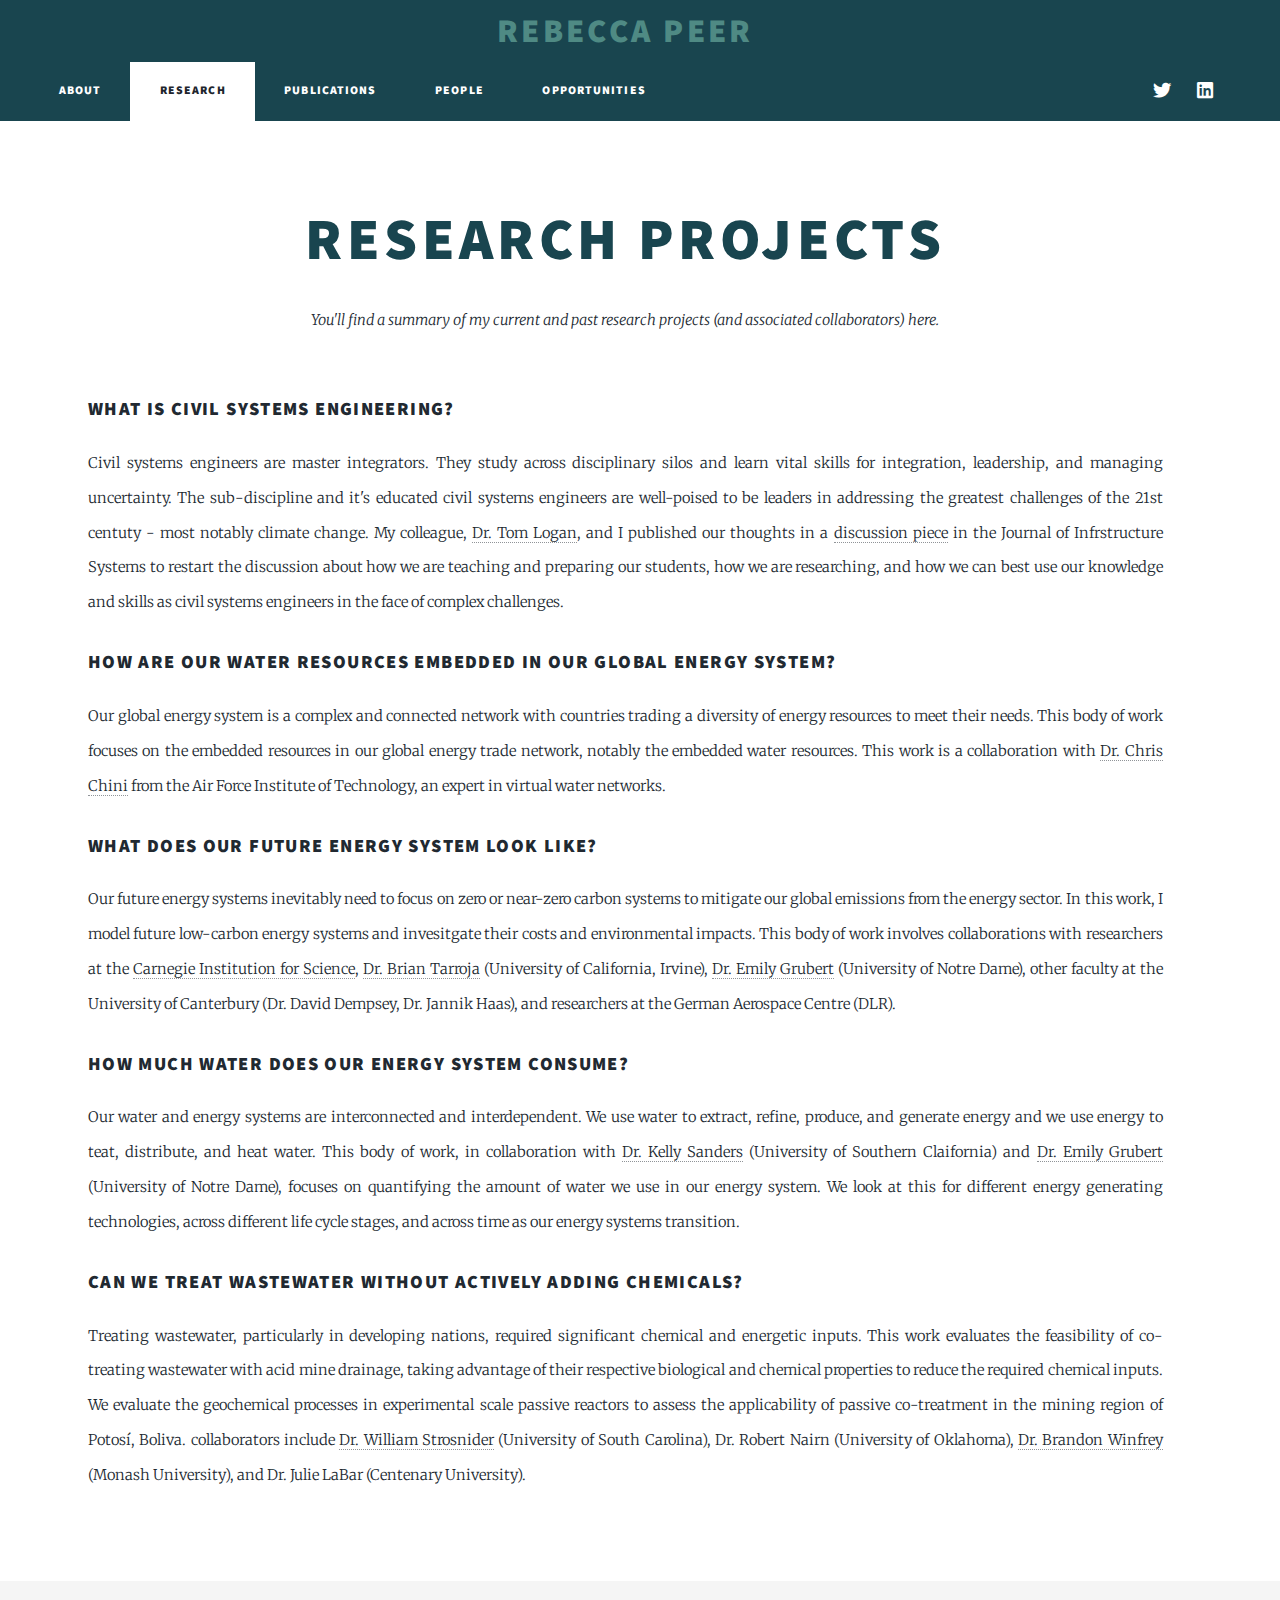
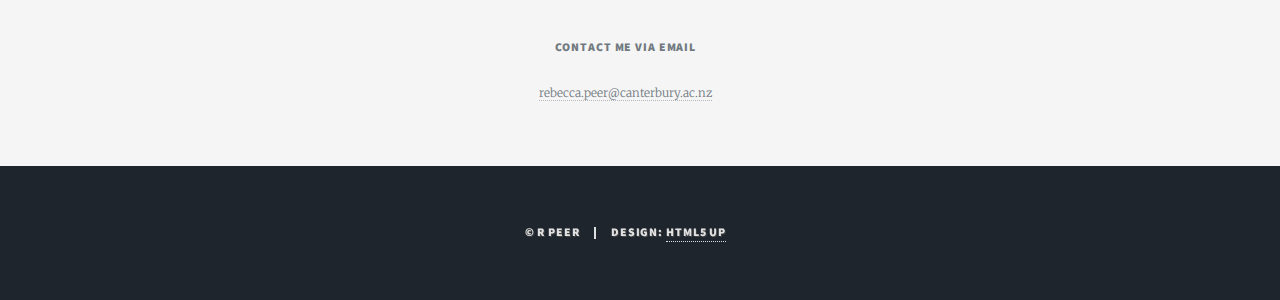
<file: research.html>
<!DOCTYPE HTML>
<!--
	Massively by HTML5 UP
	html5up.net | @ajlkn
	Free for personal and commercial use under the CCA 3.0 license (html5up.net/license)
-->
<html>
	<head>
		<title>Research - R Peer</title>
		<meta charset="utf-8" />
		<meta name="viewport" content="width=device-width, initial-scale=1, user-scalable=no" />
		<link rel="stylesheet" href="assets/css/main.css" />
		<noscript><link rel="stylesheet" href="assets/css/noscript.css" /></noscript>
	</head>
	<body class="is-preload">

		<!-- Wrapper -->
			<div id="wrapper">

				<!-- Header -->
					<header id="header">
						<a href="index.html" class="logo">Rebecca Peer</a>
					</header>

				<!-- Nav -->
					<nav id="nav">
						<ul class="links">
							<!-- <li><a href="index.html">News</a></li> -->
							<li><a href="about.html">About</a></li>
							<li class="active"><a href="research.html">Research</a></li>
							<li><a href="publications.html">Publications</a></li>
							<li><a href="people.html">People</a></li>
							<li><a href="contact.html">Opportunities</a></li>
						</ul>
						<ul class="icons">
							<li><a href="https://twitter.com/rebeccaampeer?lang=en" class="icon brands fa-twitter" target="_blank"><span class="label">Twitter</span></a></li>
							<li><a href="https://www.linkedin.com/in/rebecca-peer-6442b783/?originalSubdomain=ca" class="icon brands fa-linkedin" target="_blank"><span class="label">Linkedin</span></a></li>
						</ul>
					</nav>

				<!-- Main -->
					<div id="main">
						<!-- Post -->
							<section class="post">
								<header class="major">
									<h2>Research Projects</h2>
									<p>
										You'll find a summary of my current and past research
										projects (and associated collaborators) here. 
									</p>
								</header>
								<!-- <ul class="actions special">
									<li><a href="#civilsystems" class="small button">Civil Systems</a></li>
									<li><a href="#virtualwater" class="small button">Virtual Water</a></li>
									<li><a href="#energymodeling" class="small button">Energy Modeling</a></li>
									<li><a href="#waterforenergy" class="small button">Water for Energy</a></li>
									<li><a href="#passiveww" class="small button">Passive WW Treatment</a></li>
								</ul> -->
								<section id="civilsystems">
									<header >
										<!-- <a id="civilsystems"></a> -->
										<h3>What is civil systems engineering?</h3>
									</header>
									<p> 
										Civil systems engineers are master integrators. They study across
										disciplinary silos and learn vital skills for integration, leadership, 
										and managing uncertainty. The sub-discipline and it's educated 
										civil systems engineers are well-poised to be leaders in addressing
										the greatest challenges of the 21st centuty - most notably climate change. 
										My colleague, <a href="https://tomlogan.co.nz" target="_blank">Dr. Tom Logan</a>, and I 
										published our thoughts in a <a href="https://ascelibrary.org/doi/10.1061/%28ASCE%29IS.1943-555X.0000579" target="_blank">
											discussion piece</a>
										in the Journal of Infrstructure Systems to restart the 
										discussion about how we are teaching and preparing our students,
										how we are researching, and how we can best use our knowledge and skills
										as civil systems engineers
										in the face of complex challenges. 
									</p>
								</section>
								<section id="virtualwater">
									<header >
										<h3>How are our water resources embedded in our global energy system?</h3>
									</header>
									<p> 
										Our global energy system is a complex and connected network with countries
										trading a diversity of energy resources to meet their needs. This body
										of work focuses on the embedded resources in our global energy trade 
										network, notably the embedded water resources. This work is a collaboration with 
										<a href="https://www.afit.edu/BIOS/bio.cfm?facID=584" target="_blank">Dr. Chris Chini</a> 
										from the Air Force Institute of Technology, an expert in virtual water 
										networks.
									</p>
								</section>
								
								<header>
									<h3>What does our future energy system look like?</h3>
								</header>
								<p>
									Our future energy systems inevitably need to focus on zero or near-zero carbon 
									systems to mitigate our global emissions from the energy sector. In this work, 
									I model future low-carbon energy systems and invesitgate their costs and 
									environmental impacts. This body of work involves collaborations with 
									researchers at the <a href="https://carnegieenergyinnovation.org/index.php/" target="_blank"> 
									Carnegie Institution for Science</a>, <a href="https://btarroja.wixsite.com/btarroja" target="_blank">
									Dr. Brian Tarroja</a> (University of California, Irvine),  
									<a href="http://emilygrubert.org" target="_blank">Dr. Emily Grubert</a> (University of Notre Dame), 
									other faculty at the University of Canterbury (Dr. David Dempsey, Dr. Jannik Haas), and researchers
									at the German Aerospace Centre (DLR).
								</p>
								<header>
									<h3>How much water does our energy system consume?</h3>
								</header>
								<p>
									Our water and energy systems are interconnected and interdependent. We use water to 
									extract, refine, produce, and generate energy and we use energy to teat, distribute, 
									and heat water. This body of work, in collaboration with 
									<a href="https://s3research.usc.edu" target="_blank">Dr. Kelly Sanders</a> (University of Southern Claifornia) 
									and <a href="http://emilygrubert.org" target="_blank">Dr. Emily Grubert</a> 
									(University of Notre Dame), focuses on quantifying the
									amount of water we use in our energy system. We look at this for different 
									energy generating technologies, across different life cycle stages, and across
									time as our energy systems transition. 
								</p>
								<header>
									<h3>Can we treat wastewater without actively adding chemicals?</h3>
								</header>
								<p>
									Treating wastewater, particularly in developing nations, required significant
									chemical and energetic inputs. This work evaluates the feasibility of co-treating
									wastewater with acid mine drainage, taking advantage of their respective
									biological and chemical properties to 
									reduce the required chemical inputs. We evaluate the geochemical processes
									in experimental scale passive reactors to assess the applicability of 
									passive co-treatment in the mining region of Potosí, Boliva. collaborators include
									<a href="https://sc.edu/study/colleges_schools/artsandsciences/earth_ocean_and_environment/our_people/directory/strosnider_william.php" target="_blank">
									Dr. William Strosnider</a> (University of South Carolina), 
									Dr. Robert Nairn (University of Oklahoma),
									<a href="https://www.monash.edu/engineering/brandonwinfrey" target="_blank">Dr. Brandon Winfrey</a> (Monash University), 
									and Dr. Julie LaBar (Centenary University).
								</p>
							</section>

					</div>

				<!-- Footer -->
				<footer id="footer">
					<section>
							<h3>Contact Me Via Email</h3>
							<p><a href="mailto:rebecca.peer@canterbury.ac.nz">rebecca.peer@canterbury.ac.nz</a></p>
						</section>
				</footer>

				<!-- Copyright -->
					<div id="copyright">
						<ul><li>&copy; R Peer</li><li>Design: <a href="https://html5up.net">HTML5 UP</a></li></ul>
					</div>

			</div>

		<!-- Scripts -->
			<script src="assets/js/jquery.min.js"></script>
			<script src="assets/js/jquery.scrollex.min.js"></script>
			<script src="assets/js/jquery.scrolly.min.js"></script>
			<script src="assets/js/browser.min.js"></script>
			<script src="assets/js/breakpoints.min.js"></script>
			<script src="assets/js/util.js"></script>
			<script src="assets/js/main.js"></script>

	</body>
</html>
</file>
<file: assets/css/main.css>
@import url(fontawesome-all.min.css);
@import url("https://fonts.googleapis.com/css?family=Merriweather:300,700,300italic,700italic|Source+Sans+Pro:900");

/*
	Massively by HTML5 UP
	html5up.net | @ajlkn
	Free for personal and commercial use under the CCA 3.0 license (html5up.net/license)
*/

html, body, div, span, applet, object,
iframe, h1, h2, h3, h4, h5, h6, p, blockquote,
pre, a, abbr, acronym, address, big, cite,
code, del, dfn, em, img, ins, kbd, q, s, samp,
small, strike, strong, sub, sup, tt, var, b,
u, i, center, dl, dt, dd, ol, ul, li, fieldset,
form, label, legend, table, caption, tbody,
tfoot, thead, tr, th, td, article, aside,
canvas, details, embed, figure, figcaption,
footer, header, hgroup, menu, nav, output, ruby,
section, summary, time, mark, audio, video {
	margin: 0;
	padding: 0;
	border: 0;
	font-size: 100%;
	font: inherit;
	vertical-align: baseline;}

article, aside, details, figcaption, figure,
footer, header, hgroup, menu, nav, section {
	display: block;}

body {
	line-height: 1;
}

ol, ul {
	list-style: none;
}

blockquote, q {
	quotes: none;
}

	blockquote:before, blockquote:after, q:before, q:after {
		content: '';
		content: none;
	}

table {
	border-collapse: collapse;
	border-spacing: 0;
}

body {
	-webkit-text-size-adjust: none;
}

mark {
	background-color: transparent;
	color: inherit;
}

input::-moz-focus-inner {
	border: 0;
	padding: 0;
}

input, select, textarea {
	-moz-appearance: none;
	-webkit-appearance: none;
	-ms-appearance: none;
	appearance: none;
}

/* Basic */

	@-ms-viewport {
		width: device-width;
	}

	body {
		-ms-overflow-style: scrollbar;
	}

	@media screen and (max-width: 480px) {

		html, body {
			min-width: 320px;
		}

	}

	html {
		box-sizing: border-box;
	}

	*, *:before, *:after {
		box-sizing: inherit;
	}

	body {
		background-color: #1e252d;
	}

		body.is-preload *, body.is-preload *:before, body.is-preload *:after {
			-moz-animation: none !important;
			-webkit-animation: none !important;
			-ms-animation: none !important;
			animation: none !important;
			-moz-transition: none !important;
			-webkit-transition: none !important;
			-ms-transition: none !important;
			transition: none !important;
		}

/* Type */

	html {
		font-size: 16pt;
	}

		@media screen and (max-width: 1680px) {

			html {
				font-size: 12pt;
			}

		}

		@media screen and (max-width: 1280px) {

			html {
				font-size: 11pt;
			}

		}

		@media screen and (max-width: 360px) {

			html {
				font-size: 10pt;
			}

		}

	body {
		color: #212931;
	}

	body, input, select, textarea {
		font-family: "Merriweather", Georgia, serif;
		font-weight: 300;
		font-size: 1rem;
		line-height: 2.375;
	}

	a {
		-moz-transition: color 0.2s ease-in-out, background-color 0.2s ease-in-out, border-color 0.2s ease-in-out, box-shadow 0.2s ease-in-out;
		-webkit-transition: color 0.2s ease-in-out, background-color 0.2s ease-in-out, border-color 0.2s ease-in-out, box-shadow 0.2s ease-in-out;
		-ms-transition: color 0.2s ease-in-out, background-color 0.2s ease-in-out, border-color 0.2s ease-in-out, box-shadow 0.2s ease-in-out;
		transition: color 0.2s ease-in-out, background-color 0.2s ease-in-out, border-color 0.2s ease-in-out, box-shadow 0.2s ease-in-out;
		border-bottom: dotted 1px;
		text-decoration: none;
	}

		a:hover {
			border-bottom-color: transparent;
		}

	strong, b {
		font-weight: 600;
	}

	em, i {
		font-style: italic;
	}

	p {
		text-align: justify;
		margin: 0 0 2rem 0;
	}

	h1, h2, h3, h4, h5, h6 {
		font-family: "Source Sans Pro", Helvetica, sans-serif;
		font-weight: 900;
		line-height: 1.5;
		letter-spacing: 0.075em;
		text-transform: uppercase;
		margin: 0 0 1rem 0;
	}

		h1 a, h2 a, h3 a, h4 a, h5 a, h6 a {
			border-bottom: 0;
			color: inherit;
			text-decoration: none;
		}

	h1 {
		font-size: 4rem;
		line-height: 1.1;
		margin: 0 0 2rem 0;
	}

	h2 {
		font-size: 1.75rem;
		line-height: 1.3;
		margin: 0 0 1.5rem 0;
	}

	h3 {
		font-size: 1.25rem;
		margin: 0 0 1.5rem 0;
	}

	h4 {
		font-size: 1rem;
	}

	h5 {
		font-size: 0.9rem;
	}

	h6 {
		font-size: 0.8rem;
	}

	sub {
		font-size: 0.8rem;
		position: relative;
		top: 0.5rem;
	}

	sup {
		font-size: 0.8rem;
		position: relative;
		top: -0.5rem;
	}

	blockquote {
		border-left: solid 4px;
		font-style: italic;
		margin: 0 0 2rem 0;
		padding: 0.5rem 0 0.5rem 2rem;
	}

	code {
		border: solid 2px;
		font-family: "Courier New", monospace;
		font-size: 0.9rem;
		margin: 0 0.25rem;
		padding: 0.25rem 0.65rem;
	}

	pre {
		-webkit-overflow-scrolling: touch;
		font-family: "Courier New", monospace;
		font-size: 0.9rem;
		margin: 0 0 2rem 0;
	}

		pre code {
			display: block;
			line-height: 1.75;
			padding: 1rem 1.5rem;
			overflow-x: auto;
		}

	hr {
		border: 0;
		border-bottom: solid 2px;
		margin: 3rem 0;
	}

		hr.major {
			margin: 5rem 0;
		}

	.align-left {
		text-align: left;
	}

	.align-center {
		text-align: center;
	}

	.align-right {
		text-align: right;
	}

	input, select, textarea {
		color: #212931;
	}

	a {
		color: #212931;
		border-bottom-color: rgba(33, 41, 49, 0.5);
	}

		a:hover {
			border-bottom-color: transparent;
			color: #4F8A84 !important;
		}

	strong, b {
		color: #212931;
	}

	h1, h2, h3, h4, h5, h6 {
		color: #212931;
	}

	blockquote {
		border-left-color: #eeeeee;
	}

	code {
		background: rgba(220, 220, 220, 0.25);
		border-color: #eeeeee;
	}

	hr {
		border-bottom-color: #eeeeee;
	}

/* Row */

	.row {
		display: flex;
		flex-wrap: wrap;
		box-sizing: border-box;
		align-items: stretch;
	}

		.row > * {
			box-sizing: border-box;
		}

		.row.gtr-uniform > * > :last-child {
			margin-bottom: 0;
		}

		.row.aln-left {
			justify-content: flex-start;
		}

		.row.aln-center {
			justify-content: center;
		}

		.row.aln-right {
			justify-content: flex-end;
		}

		.row.aln-top {
			align-items: flex-start;
		}

		.row.aln-middle {
			align-items: center;
		}

		.row.aln-bottom {
			align-items: flex-end;
		}

		.row > .imp {
			order: -1;
		}

		.row > .col-1 {
			width: 8.33333%;
		}

		.row > .off-1 {
			margin-left: 8.33333%;
		}

		.row > .col-2 {
			width: 16.66667%;
		}

		.row > .off-2 {
			margin-left: 16.66667%;
		}

		.row > .col-3 {
			width: 25%;
		}

		.row > .off-3 {
			margin-left: 25%;
		}

		.row > .col-4 {
			width: 33.33333%;
		}

		.row > .off-4 {
			margin-left: 33.33333%;
		}

		.row > .col-5 {
			width: 41.66667%;
		}

		.row > .off-5 {
			margin-left: 41.66667%;
		}

		.row > .col-6 {
			width: 50%;
		}

		.row > .off-6 {
			margin-left: 50%;
		}

		.row > .col-7 {
			width: 58.33333%;
		}

		.row > .off-7 {
			margin-left: 58.33333%;
		}

		.row > .col-8 {
			width: 66.66667%;
		}

		.row > .off-8 {
			margin-left: 66.66667%;
		}

		.row > .col-9 {
			width: 75%;
		}

		.row > .off-9 {
			margin-left: 75%;
		}

		.row > .col-10 {
			width: 83.33333%;
		}

		.row > .off-10 {
			margin-left: 83.33333%;
		}

		.row > .col-11 {
			width: 91.66667%;
		}

		.row > .off-11 {
			margin-left: 91.66667%;
		}

		.row > .col-12 {
			width: 100%;
		}

		.row > .off-12 {
			margin-left: 100%;
		}

		.row.gtr-0 {
			margin-top: 0;
			margin-left: 0rem;
		}

			.row.gtr-0 > * {
				padding: 0 0 0 0rem;
			}

			.row.gtr-0.gtr-uniform {
				margin-top: 0rem;
			}

				.row.gtr-0.gtr-uniform > * {
					padding-top: 0rem;
				}

		.row.gtr-25 {
			margin-top: 0;
			margin-left: -0.375rem;
		}

			.row.gtr-25 > * {
				padding: 0 0 0 0.375rem;
			}

			.row.gtr-25.gtr-uniform {
				margin-top: -0.375rem;
			}

				.row.gtr-25.gtr-uniform > * {
					padding-top: 0.375rem;
				}

		.row.gtr-50 {
			margin-top: 0;
			margin-left: -0.75rem;
		}

			.row.gtr-50 > * {
				padding: 0 0 0 0.75rem;
			}

			.row.gtr-50.gtr-uniform {
				margin-top: -0.75rem;
			}

				.row.gtr-50.gtr-uniform > * {
					padding-top: 0.75rem;
				}

		.row {
			margin-top: 0;
			margin-left: -1.5rem;
		}

			.row > * {
				padding: 0 0 0 1.5rem;
			}

			.row.gtr-uniform {
				margin-top: -1.5rem;
			}

				.row.gtr-uniform > * {
					padding-top: 1.5rem;
				}

		.row.gtr-150 {
			margin-top: 0;
			margin-left: -2.25rem;
		}

			.row.gtr-150 > * {
				padding: 0 0 0 2.25rem;
			}

			.row.gtr-150.gtr-uniform {
				margin-top: -2.25rem;
			}

				.row.gtr-150.gtr-uniform > * {
					padding-top: 2.25rem;
				}

		.row.gtr-200 {
			margin-top: 0;
			margin-left: -3rem;
		}

			.row.gtr-200 > * {
				padding: 0 0 0 3rem;
			}

			.row.gtr-200.gtr-uniform {
				margin-top: -3rem;
			}

				.row.gtr-200.gtr-uniform > * {
					padding-top: 3rem;
				}

		@media screen and (max-width: 1680px) {

			.row {
				display: flex;
				flex-wrap: wrap;
				box-sizing: border-box;
				align-items: stretch;
			}

				.row > * {
					box-sizing: border-box;
				}

				.row.gtr-uniform > * > :last-child {
					margin-bottom: 0;
				}

				.row.aln-left {
					justify-content: flex-start;
				}

				.row.aln-center {
					justify-content: center;
				}

				.row.aln-right {
					justify-content: flex-end;
				}

				.row.aln-top {
					align-items: flex-start;
				}

				.row.aln-middle {
					align-items: center;
				}

				.row.aln-bottom {
					align-items: flex-end;
				}

				.row > .imp-xlarge {
					order: -1;
				}

				.row > .col-1-xlarge {
					width: 8.33333%;
				}

				.row > .off-1-xlarge {
					margin-left: 8.33333%;
				}

				.row > .col-2-xlarge {
					width: 16.66667%;
				}

				.row > .off-2-xlarge {
					margin-left: 16.66667%;
				}

				.row > .col-3-xlarge {
					width: 25%;
				}

				.row > .off-3-xlarge {
					margin-left: 25%;
				}

				.row > .col-4-xlarge {
					width: 33.33333%;
				}

				.row > .off-4-xlarge {
					margin-left: 33.33333%;
				}

				.row > .col-5-xlarge {
					width: 41.66667%;
				}

				.row > .off-5-xlarge {
					margin-left: 41.66667%;
				}

				.row > .col-6-xlarge {
					width: 50%;
				}

				.row > .off-6-xlarge {
					margin-left: 50%;
				}

				.row > .col-7-xlarge {
					width: 58.33333%;
				}

				.row > .off-7-xlarge {
					margin-left: 58.33333%;
				}

				.row > .col-8-xlarge {
					width: 66.66667%;
				}

				.row > .off-8-xlarge {
					margin-left: 66.66667%;
				}

				.row > .col-9-xlarge {
					width: 75%;
				}

				.row > .off-9-xlarge {
					margin-left: 75%;
				}

				.row > .col-10-xlarge {
					width: 83.33333%;
				}

				.row > .off-10-xlarge {
					margin-left: 83.33333%;
				}

				.row > .col-11-xlarge {
					width: 91.66667%;
				}

				.row > .off-11-xlarge {
					margin-left: 91.66667%;
				}

				.row > .col-12-xlarge {
					width: 100%;
				}

				.row > .off-12-xlarge {
					margin-left: 100%;
				}

				.row.gtr-0 {
					margin-top: 0;
					margin-left: 0rem;
				}

					.row.gtr-0 > * {
						padding: 0 0 0 0rem;
					}

					.row.gtr-0.gtr-uniform {
						margin-top: 0rem;
					}

						.row.gtr-0.gtr-uniform > * {
							padding-top: 0rem;
						}

				.row.gtr-25 {
					margin-top: 0;
					margin-left: -0.375rem;
				}

					.row.gtr-25 > * {
						padding: 0 0 0 0.375rem;
					}

					.row.gtr-25.gtr-uniform {
						margin-top: -0.375rem;
					}

						.row.gtr-25.gtr-uniform > * {
							padding-top: 0.375rem;
						}

				.row.gtr-50 {
					margin-top: 0;
					margin-left: -0.75rem;
				}

					.row.gtr-50 > * {
						padding: 0 0 0 0.75rem;
					}

					.row.gtr-50.gtr-uniform {
						margin-top: -0.75rem;
					}

						.row.gtr-50.gtr-uniform > * {
							padding-top: 0.75rem;
						}

				.row {
					margin-top: 0;
					margin-left: -1.5rem;
				}

					.row > * {
						padding: 0 0 0 1.5rem;
					}

					.row.gtr-uniform {
						margin-top: -1.5rem;
					}

						.row.gtr-uniform > * {
							padding-top: 1.5rem;
						}

				.row.gtr-150 {
					margin-top: 0;
					margin-left: -2.25rem;
				}

					.row.gtr-150 > * {
						padding: 0 0 0 2.25rem;
					}

					.row.gtr-150.gtr-uniform {
						margin-top: -2.25rem;
					}

						.row.gtr-150.gtr-uniform > * {
							padding-top: 2.25rem;
						}

				.row.gtr-200 {
					margin-top: 0;
					margin-left: -3rem;
				}

					.row.gtr-200 > * {
						padding: 0 0 0 3rem;
					}

					.row.gtr-200.gtr-uniform {
						margin-top: -3rem;
					}

						.row.gtr-200.gtr-uniform > * {
							padding-top: 3rem;
						}

		}

		@media screen and (max-width: 1280px) {

			.row {
				display: flex;
				flex-wrap: wrap;
				box-sizing: border-box;
				align-items: stretch;
			}

				.row > * {
					box-sizing: border-box;
				}

				.row.gtr-uniform > * > :last-child {
					margin-bottom: 0;
				}

				.row.aln-left {
					justify-content: flex-start;
				}

				.row.aln-center {
					justify-content: center;
				}

				.row.aln-right {
					justify-content: flex-end;
				}

				.row.aln-top {
					align-items: flex-start;
				}

				.row.aln-middle {
					align-items: center;
				}

				.row.aln-bottom {
					align-items: flex-end;
				}

				.row > .imp-large {
					order: -1;
				}

				.row > .col-1-large {
					width: 8.33333%;
				}

				.row > .off-1-large {
					margin-left: 8.33333%;
				}

				.row > .col-2-large {
					width: 16.66667%;
				}

				.row > .off-2-large {
					margin-left: 16.66667%;
				}

				.row > .col-3-large {
					width: 25%;
				}

				.row > .off-3-large {
					margin-left: 25%;
				}

				.row > .col-4-large {
					width: 33.33333%;
				}

				.row > .off-4-large {
					margin-left: 33.33333%;
				}

				.row > .col-5-large {
					width: 41.66667%;
				}

				.row > .off-5-large {
					margin-left: 41.66667%;
				}

				.row > .col-6-large {
					width: 50%;
				}

				.row > .off-6-large {
					margin-left: 50%;
				}

				.row > .col-7-large {
					width: 58.33333%;
				}

				.row > .off-7-large {
					margin-left: 58.33333%;
				}

				.row > .col-8-large {
					width: 66.66667%;
				}

				.row > .off-8-large {
					margin-left: 66.66667%;
				}

				.row > .col-9-large {
					width: 75%;
				}

				.row > .off-9-large {
					margin-left: 75%;
				}

				.row > .col-10-large {
					width: 83.33333%;
				}

				.row > .off-10-large {
					margin-left: 83.33333%;
				}

				.row > .col-11-large {
					width: 91.66667%;
				}

				.row > .off-11-large {
					margin-left: 91.66667%;
				}

				.row > .col-12-large {
					width: 100%;
				}

				.row > .off-12-large {
					margin-left: 100%;
				}

				.row.gtr-0 {
					margin-top: 0;
					margin-left: 0rem;
				}

					.row.gtr-0 > * {
						padding: 0 0 0 0rem;
					}

					.row.gtr-0.gtr-uniform {
						margin-top: 0rem;
					}

						.row.gtr-0.gtr-uniform > * {
							padding-top: 0rem;
						}

				.row.gtr-25 {
					margin-top: 0;
					margin-left: -0.375rem;
				}

					.row.gtr-25 > * {
						padding: 0 0 0 0.375rem;
					}

					.row.gtr-25.gtr-uniform {
						margin-top: -0.375rem;
					}

						.row.gtr-25.gtr-uniform > * {
							padding-top: 0.375rem;
						}

				.row.gtr-50 {
					margin-top: 0;
					margin-left: -0.75rem;
				}

					.row.gtr-50 > * {
						padding: 0 0 0 0.75rem;
					}

					.row.gtr-50.gtr-uniform {
						margin-top: -0.75rem;
					}

						.row.gtr-50.gtr-uniform > * {
							padding-top: 0.75rem;
						}

				.row {
					margin-top: 0;
					margin-left: -1.5rem;
				}

					.row > * {
						padding: 0 0 0 1.5rem;
					}

					.row.gtr-uniform {
						margin-top: -1.5rem;
					}

						.row.gtr-uniform > * {
							padding-top: 1.5rem;
						}

				.row.gtr-150 {
					margin-top: 0;
					margin-left: -2.25rem;
				}

					.row.gtr-150 > * {
						padding: 0 0 0 2.25rem;
					}

					.row.gtr-150.gtr-uniform {
						margin-top: -2.25rem;
					}

						.row.gtr-150.gtr-uniform > * {
							padding-top: 2.25rem;
						}

				.row.gtr-200 {
					margin-top: 0;
					margin-left: -3rem;
				}

					.row.gtr-200 > * {
						padding: 0 0 0 3rem;
					}

					.row.gtr-200.gtr-uniform {
						margin-top: -3rem;
					}

						.row.gtr-200.gtr-uniform > * {
							padding-top: 3rem;
						}

		}

		@media screen and (max-width: 980px) {

			.row {
				display: flex;
				flex-wrap: wrap;
				box-sizing: border-box;
				align-items: stretch;
			}

				.row > * {
					box-sizing: border-box;
				}

				.row.gtr-uniform > * > :last-child {
					margin-bottom: 0;
				}

				.row.aln-left {
					justify-content: flex-start;
				}

				.row.aln-center {
					justify-content: center;
				}

				.row.aln-right {
					justify-content: flex-end;
				}

				.row.aln-top {
					align-items: flex-start;
				}

				.row.aln-middle {
					align-items: center;
				}

				.row.aln-bottom {
					align-items: flex-end;
				}

				.row > .imp-medium {
					order: -1;
				}

				.row > .col-1-medium {
					width: 8.33333%;
				}

				.row > .off-1-medium {
					margin-left: 8.33333%;
				}

				.row > .col-2-medium {
					width: 16.66667%;
				}

				.row > .off-2-medium {
					margin-left: 16.66667%;
				}

				.row > .col-3-medium {
					width: 25%;
				}

				.row > .off-3-medium {
					margin-left: 25%;
				}

				.row > .col-4-medium {
					width: 33.33333%;
				}

				.row > .off-4-medium {
					margin-left: 33.33333%;
				}

				.row > .col-5-medium {
					width: 41.66667%;
				}

				.row > .off-5-medium {
					margin-left: 41.66667%;
				}

				.row > .col-6-medium {
					width: 50%;
				}

				.row > .off-6-medium {
					margin-left: 50%;
				}

				.row > .col-7-medium {
					width: 58.33333%;
				}

				.row > .off-7-medium {
					margin-left: 58.33333%;
				}

				.row > .col-8-medium {
					width: 66.66667%;
				}

				.row > .off-8-medium {
					margin-left: 66.66667%;
				}

				.row > .col-9-medium {
					width: 75%;
				}

				.row > .off-9-medium {
					margin-left: 75%;
				}

				.row > .col-10-medium {
					width: 83.33333%;
				}

				.row > .off-10-medium {
					margin-left: 83.33333%;
				}

				.row > .col-11-medium {
					width: 91.66667%;
				}

				.row > .off-11-medium {
					margin-left: 91.66667%;
				}

				.row > .col-12-medium {
					width: 100%;
				}

				.row > .off-12-medium {
					margin-left: 100%;
				}

				.row.gtr-0 {
					margin-top: 0;
					margin-left: 0rem;
				}

					.row.gtr-0 > * {
						padding: 0 0 0 0rem;
					}

					.row.gtr-0.gtr-uniform {
						margin-top: 0rem;
					}

						.row.gtr-0.gtr-uniform > * {
							padding-top: 0rem;
						}

				.row.gtr-25 {
					margin-top: 0;
					margin-left: -0.375rem;
				}

					.row.gtr-25 > * {
						padding: 0 0 0 0.375rem;
					}

					.row.gtr-25.gtr-uniform {
						margin-top: -0.375rem;
					}

						.row.gtr-25.gtr-uniform > * {
							padding-top: 0.375rem;
						}

				.row.gtr-50 {
					margin-top: 0;
					margin-left: -0.75rem;
				}

					.row.gtr-50 > * {
						padding: 0 0 0 0.75rem;
					}

					.row.gtr-50.gtr-uniform {
						margin-top: -0.75rem;
					}

						.row.gtr-50.gtr-uniform > * {
							padding-top: 0.75rem;
						}

				.row {
					margin-top: 0;
					margin-left: -1.5rem;
				}

					.row > * {
						padding: 0 0 0 1.5rem;
					}

					.row.gtr-uniform {
						margin-top: -1.5rem;
					}

						.row.gtr-uniform > * {
							padding-top: 1.5rem;
						}

				.row.gtr-150 {
					margin-top: 0;
					margin-left: -2.25rem;
				}

					.row.gtr-150 > * {
						padding: 0 0 0 2.25rem;
					}

					.row.gtr-150.gtr-uniform {
						margin-top: -2.25rem;
					}

						.row.gtr-150.gtr-uniform > * {
							padding-top: 2.25rem;
						}

				.row.gtr-200 {
					margin-top: 0;
					margin-left: -3rem;
				}

					.row.gtr-200 > * {
						padding: 0 0 0 3rem;
					}

					.row.gtr-200.gtr-uniform {
						margin-top: -3rem;
					}

						.row.gtr-200.gtr-uniform > * {
							padding-top: 3rem;
						}

		}

		@media screen and (max-width: 736px) {

			.row {
				display: flex;
				flex-wrap: wrap;
				box-sizing: border-box;
				align-items: stretch;
			}

				.row > * {
					box-sizing: border-box;
				}

				.row.gtr-uniform > * > :last-child {
					margin-bottom: 0;
				}

				.row.aln-left {
					justify-content: flex-start;
				}

				.row.aln-center {
					justify-content: center;
				}

				.row.aln-right {
					justify-content: flex-end;
				}

				.row.aln-top {
					align-items: flex-start;
				}

				.row.aln-middle {
					align-items: center;
				}

				.row.aln-bottom {
					align-items: flex-end;
				}

				.row > .imp-small {
					order: -1;
				}

				.row > .col-1-small {
					width: 8.33333%;
				}

				.row > .off-1-small {
					margin-left: 8.33333%;
				}

				.row > .col-2-small {
					width: 16.66667%;
				}

				.row > .off-2-small {
					margin-left: 16.66667%;
				}

				.row > .col-3-small {
					width: 25%;
				}

				.row > .off-3-small {
					margin-left: 25%;
				}

				.row > .col-4-small {
					width: 33.33333%;
				}

				.row > .off-4-small {
					margin-left: 33.33333%;
				}

				.row > .col-5-small {
					width: 41.66667%;
				}

				.row > .off-5-small {
					margin-left: 41.66667%;
				}

				.row > .col-6-small {
					width: 50%;
				}

				.row > .off-6-small {
					margin-left: 50%;
				}

				.row > .col-7-small {
					width: 58.33333%;
				}

				.row > .off-7-small {
					margin-left: 58.33333%;
				}

				.row > .col-8-small {
					width: 66.66667%;
				}

				.row > .off-8-small {
					margin-left: 66.66667%;
				}

				.row > .col-9-small {
					width: 75%;
				}

				.row > .off-9-small {
					margin-left: 75%;
				}

				.row > .col-10-small {
					width: 83.33333%;
				}

				.row > .off-10-small {
					margin-left: 83.33333%;
				}

				.row > .col-11-small {
					width: 91.66667%;
				}

				.row > .off-11-small {
					margin-left: 91.66667%;
				}

				.row > .col-12-small {
					width: 100%;
				}

				.row > .off-12-small {
					margin-left: 100%;
				}

				.row.gtr-0 {
					margin-top: 0;
					margin-left: 0rem;
				}

					.row.gtr-0 > * {
						padding: 0 0 0 0rem;
					}

					.row.gtr-0.gtr-uniform {
						margin-top: 0rem;
					}

						.row.gtr-0.gtr-uniform > * {
							padding-top: 0rem;
						}

				.row.gtr-25 {
					margin-top: 0;
					margin-left: -0.375rem;
				}

					.row.gtr-25 > * {
						padding: 0 0 0 0.375rem;
					}

					.row.gtr-25.gtr-uniform {
						margin-top: -0.375rem;
					}

						.row.gtr-25.gtr-uniform > * {
							padding-top: 0.375rem;
						}

				.row.gtr-50 {
					margin-top: 0;
					margin-left: -0.75rem;
				}

					.row.gtr-50 > * {
						padding: 0 0 0 0.75rem;
					}

					.row.gtr-50.gtr-uniform {
						margin-top: -0.75rem;
					}

						.row.gtr-50.gtr-uniform > * {
							padding-top: 0.75rem;
						}

				.row {
					margin-top: 0;
					margin-left: -1.5rem;
				}

					.row > * {
						padding: 0 0 0 1.5rem;
					}

					.row.gtr-uniform {
						margin-top: -1.5rem;
					}

						.row.gtr-uniform > * {
							padding-top: 1.5rem;
						}

				.row.gtr-150 {
					margin-top: 0;
					margin-left: -2.25rem;
				}

					.row.gtr-150 > * {
						padding: 0 0 0 2.25rem;
					}

					.row.gtr-150.gtr-uniform {
						margin-top: -2.25rem;
					}

						.row.gtr-150.gtr-uniform > * {
							padding-top: 2.25rem;
						}

				.row.gtr-200 {
					margin-top: 0;
					margin-left: -3rem;
				}

					.row.gtr-200 > * {
						padding: 0 0 0 3rem;
					}

					.row.gtr-200.gtr-uniform {
						margin-top: -3rem;
					}

						.row.gtr-200.gtr-uniform > * {
							padding-top: 3rem;
						}

		}

		@media screen and (max-width: 480px) {

			.row {
				display: flex;
				flex-wrap: wrap;
				box-sizing: border-box;
				align-items: stretch;
			}

				.row > * {
					box-sizing: border-box;
				}

				.row.gtr-uniform > * > :last-child {
					margin-bottom: 0;
				}

				.row.aln-left {
					justify-content: flex-start;
				}

				.row.aln-center {
					justify-content: center;
				}

				.row.aln-right {
					justify-content: flex-end;
				}

				.row.aln-top {
					align-items: flex-start;
				}

				.row.aln-middle {
					align-items: center;
				}

				.row.aln-bottom {
					align-items: flex-end;
				}

				.row > .imp-xsmall {
					order: -1;
				}

				.row > .col-1-xsmall {
					width: 8.33333%;
				}

				.row > .off-1-xsmall {
					margin-left: 8.33333%;
				}

				.row > .col-2-xsmall {
					width: 16.66667%;
				}

				.row > .off-2-xsmall {
					margin-left: 16.66667%;
				}

				.row > .col-3-xsmall {
					width: 25%;
				}

				.row > .off-3-xsmall {
					margin-left: 25%;
				}

				.row > .col-4-xsmall {
					width: 33.33333%;
				}

				.row > .off-4-xsmall {
					margin-left: 33.33333%;
				}

				.row > .col-5-xsmall {
					width: 41.66667%;
				}

				.row > .off-5-xsmall {
					margin-left: 41.66667%;
				}

				.row > .col-6-xsmall {
					width: 50%;
				}

				.row > .off-6-xsmall {
					margin-left: 50%;
				}

				.row > .col-7-xsmall {
					width: 58.33333%;
				}

				.row > .off-7-xsmall {
					margin-left: 58.33333%;
				}

				.row > .col-8-xsmall {
					width: 66.66667%;
				}

				.row > .off-8-xsmall {
					margin-left: 66.66667%;
				}

				.row > .col-9-xsmall {
					width: 75%;
				}

				.row > .off-9-xsmall {
					margin-left: 75%;
				}

				.row > .col-10-xsmall {
					width: 83.33333%;
				}

				.row > .off-10-xsmall {
					margin-left: 83.33333%;
				}

				.row > .col-11-xsmall {
					width: 91.66667%;
				}

				.row > .off-11-xsmall {
					margin-left: 91.66667%;
				}

				.row > .col-12-xsmall {
					width: 100%;
				}

				.row > .off-12-xsmall {
					margin-left: 100%;
				}

				.row.gtr-0 {
					margin-top: 0;
					margin-left: 0rem;
				}

					.row.gtr-0 > * {
						padding: 0 0 0 0rem;
					}

					.row.gtr-0.gtr-uniform {
						margin-top: 0rem;
					}

						.row.gtr-0.gtr-uniform > * {
							padding-top: 0rem;
						}

				.row.gtr-25 {
					margin-top: 0;
					margin-left: -0.375rem;
				}

					.row.gtr-25 > * {
						padding: 0 0 0 0.375rem;
					}

					.row.gtr-25.gtr-uniform {
						margin-top: -0.375rem;
					}

						.row.gtr-25.gtr-uniform > * {
							padding-top: 0.375rem;
						}

				.row.gtr-50 {
					margin-top: 0;
					margin-left: -0.75rem;
				}

					.row.gtr-50 > * {
						padding: 0 0 0 0.75rem;
					}

					.row.gtr-50.gtr-uniform {
						margin-top: -0.75rem;
					}

						.row.gtr-50.gtr-uniform > * {
							padding-top: 0.75rem;
						}

				.row {
					margin-top: 0;
					margin-left: -1.5rem;
				}

					.row > * {
						padding: 0 0 0 1.5rem;
					}

					.row.gtr-uniform {
						margin-top: -1.5rem;
					}

						.row.gtr-uniform > * {
							padding-top: 1.5rem;
						}

				.row.gtr-150 {
					margin-top: 0;
					margin-left: -2.25rem;
				}

					.row.gtr-150 > * {
						padding: 0 0 0 2.25rem;
					}

					.row.gtr-150.gtr-uniform {
						margin-top: -2.25rem;
					}

						.row.gtr-150.gtr-uniform > * {
							padding-top: 2.25rem;
						}

				.row.gtr-200 {
					margin-top: 0;
					margin-left: -3rem;
				}

					.row.gtr-200 > * {
						padding: 0 0 0 3rem;
					}

					.row.gtr-200.gtr-uniform {
						margin-top: -3rem;
					}

						.row.gtr-200.gtr-uniform > * {
							padding-top: 3rem;
						}

		}

		@media screen and (max-width: 360px) {

			.row {
				display: flex;
				flex-wrap: wrap;
				box-sizing: border-box;
				align-items: stretch;
			}

				.row > * {
					box-sizing: border-box;
				}

				.row.gtr-uniform > * > :last-child {
					margin-bottom: 0;
				}

				.row.aln-left {
					justify-content: flex-start;
				}

				.row.aln-center {
					justify-content: center;
				}

				.row.aln-right {
					justify-content: flex-end;
				}

				.row.aln-top {
					align-items: flex-start;
				}

				.row.aln-middle {
					align-items: center;
				}

				.row.aln-bottom {
					align-items: flex-end;
				}

				.row > .imp-xxsmall {
					order: -1;
				}

				.row > .col-1-xxsmall {
					width: 8.33333%;
				}

				.row > .off-1-xxsmall {
					margin-left: 8.33333%;
				}

				.row > .col-2-xxsmall {
					width: 16.66667%;
				}

				.row > .off-2-xxsmall {
					margin-left: 16.66667%;
				}

				.row > .col-3-xxsmall {
					width: 25%;
				}

				.row > .off-3-xxsmall {
					margin-left: 25%;
				}

				.row > .col-4-xxsmall {
					width: 33.33333%;
				}

				.row > .off-4-xxsmall {
					margin-left: 33.33333%;
				}

				.row > .col-5-xxsmall {
					width: 41.66667%;
				}

				.row > .off-5-xxsmall {
					margin-left: 41.66667%;
				}

				.row > .col-6-xxsmall {
					width: 50%;
				}

				.row > .off-6-xxsmall {
					margin-left: 50%;
				}

				.row > .col-7-xxsmall {
					width: 58.33333%;
				}

				.row > .off-7-xxsmall {
					margin-left: 58.33333%;
				}

				.row > .col-8-xxsmall {
					width: 66.66667%;
				}

				.row > .off-8-xxsmall {
					margin-left: 66.66667%;
				}

				.row > .col-9-xxsmall {
					width: 75%;
				}

				.row > .off-9-xxsmall {
					margin-left: 75%;
				}

				.row > .col-10-xxsmall {
					width: 83.33333%;
				}

				.row > .off-10-xxsmall {
					margin-left: 83.33333%;
				}

				.row > .col-11-xxsmall {
					width: 91.66667%;
				}

				.row > .off-11-xxsmall {
					margin-left: 91.66667%;
				}

				.row > .col-12-xxsmall {
					width: 100%;
				}

				.row > .off-12-xxsmall {
					margin-left: 100%;
				}

				.row.gtr-0 {
					margin-top: 0;
					margin-left: 0rem;
				}

					.row.gtr-0 > * {
						padding: 0 0 0 0rem;
					}

					.row.gtr-0.gtr-uniform {
						margin-top: 0rem;
					}

						.row.gtr-0.gtr-uniform > * {
							padding-top: 0rem;
						}

				.row.gtr-25 {
					margin-top: 0;
					margin-left: -0.375rem;
				}

					.row.gtr-25 > * {
						padding: 0 0 0 0.375rem;
					}

					.row.gtr-25.gtr-uniform {
						margin-top: -0.375rem;
					}

						.row.gtr-25.gtr-uniform > * {
							padding-top: 0.375rem;
						}

				.row.gtr-50 {
					margin-top: 0;
					margin-left: -0.75rem;
				}

					.row.gtr-50 > * {
						padding: 0 0 0 0.75rem;
					}

					.row.gtr-50.gtr-uniform {
						margin-top: -0.75rem;
					}

						.row.gtr-50.gtr-uniform > * {
							padding-top: 0.75rem;
						}

				.row {
					margin-top: 0;
					margin-left: -1.5rem;
				}

					.row > * {
						padding: 0 0 0 1.5rem;
					}

					.row.gtr-uniform {
						margin-top: -1.5rem;
					}

						.row.gtr-uniform > * {
							padding-top: 1.5rem;
						}

				.row.gtr-150 {
					margin-top: 0;
					margin-left: -2.25rem;
				}

					.row.gtr-150 > * {
						padding: 0 0 0 2.25rem;
					}

					.row.gtr-150.gtr-uniform {
						margin-top: -2.25rem;
					}

						.row.gtr-150.gtr-uniform > * {
							padding-top: 2.25rem;
						}

				.row.gtr-200 {
					margin-top: 0;
					margin-left: -3rem;
				}

					.row.gtr-200 > * {
						padding: 0 0 0 3rem;
					}

					.row.gtr-200.gtr-uniform {
						margin-top: -3rem;
					}

						.row.gtr-200.gtr-uniform > * {
							padding-top: 3rem;
						}

		}

/* Box */

	.box {
		border: solid 2px;
		margin-bottom: 2rem;
		padding: 1.5rem;
	}

		.box > :last-child,
		.box > :last-child > :last-child,
		.box > :last-child > :last-child > :last-child {
			margin-bottom: 0;
		}

		.box.alt {
			border: 0;
			border-radius: 0;
			padding: 0;
		}

	.box {
		border-color: #eeeeee;
	}

/* Button */

	input[type="submit"],
	input[type="reset"],
	input[type="button"],
	button,
	.button {
		-moz-appearance: none;
		-webkit-appearance: none;
		-ms-appearance: none;
		appearance: none;
		-moz-transition: background-color 0.2s ease-in-out, box-shadow 0.2s ease-in-out, color 0.2s ease-in-out;
		-webkit-transition: background-color 0.2s ease-in-out, box-shadow 0.2s ease-in-out, color 0.2s ease-in-out;
		-ms-transition: background-color 0.2s ease-in-out, box-shadow 0.2s ease-in-out, color 0.2s ease-in-out;
		transition: background-color 0.2s ease-in-out, box-shadow 0.2s ease-in-out, color 0.2s ease-in-out;
		border: 0;
		border-radius: 0;
		cursor: pointer;
		display: inline-block;
		font-family: "Source Sans Pro", Helvetica, sans-serif;
		font-size: 0.8rem;
		font-weight: 900;
		letter-spacing: 0.075em;
		height: 3rem;
		line-height: 3rem;
		padding: 0 2rem;
		text-align: center;
		text-decoration: none;
		text-transform: uppercase;
		white-space: nowrap;
	}

		input[type="submit"].icon:before,
		input[type="reset"].icon:before,
		input[type="button"].icon:before,
		button.icon:before,
		.button.icon:before {
			margin-right: 0.5rem;
		}

		input[type="submit"].icon.solo,
		input[type="reset"].icon.solo,
		input[type="button"].icon.solo,
		button.icon.solo,
		.button.icon.solo {
			position: relative;
			width: 4rem;
			height: 4rem;
			line-height: 4rem;
			border-radius: 4rem;
			text-indent: 4rem;
			overflow: hidden;
			padding: 0;
			white-space: nowrap;
		}

			input[type="submit"].icon.solo:before,
			input[type="reset"].icon.solo:before,
			input[type="button"].icon.solo:before,
			button.icon.solo:before,
			.button.icon.solo:before {
				position: absolute;
				display: block;
				top: 0;
				left: 0;
				width: inherit;
				height: inherit;
				line-height: inherit;
				font-size: 1.25rem;
				margin-right: 0;
				text-align: center;
				text-indent: 0;
			}

		input[type="submit"].fit,
		input[type="reset"].fit,
		input[type="button"].fit,
		button.fit,
		.button.fit {
			width: 100%;
		}

		input[type="submit"].small,
		input[type="reset"].small,
		input[type="button"].small,
		button.small,
		.button.small {
			font-size: 0.7rem;
			height: 2.5rem;
			line-height: 2.5rem;
			padding: 0 1.5rem;
		}

		input[type="submit"].large,
		input[type="reset"].large,
		input[type="button"].large,
		button.large,
		.button.large {
			font-size: 0.9rem;
			height: 3.5rem;
			line-height: 3.5rem;
			padding: 0 2.75rem;
		}

		@media screen and (max-width: 980px) {

			input[type="submit"],
			input[type="reset"],
			input[type="button"],
			button,
			.button {
				font-size: 0.9rem;
				height: 3.25rem;
				line-height: 3.25rem;
			}

				input[type="submit"].large,
				input[type="reset"].large,
				input[type="button"].large,
				button.large,
				.button.large {
					font-size: 1rem;
					height: 3.75rem;
					line-height: 3.75rem;
				}

		}

		input[type="submit"].disabled, input[type="submit"]:disabled,
		input[type="reset"].disabled,
		input[type="reset"]:disabled,
		input[type="button"].disabled,
		input[type="button"]:disabled,
		button.disabled,
		button:disabled,
		.button.disabled,
		.button:disabled {
			pointer-events: none;
			opacity: 0.25;
		}

	input[type="submit"],
	input[type="reset"],
	input[type="button"],
	button,
	.button {
		background-color: transparent;
		box-shadow: inset 0 0 0 2px #212931;
		color: #212931 !important;
	}

		input[type="submit"]:hover,
		input[type="reset"]:hover,
		input[type="button"]:hover,
		button:hover,
		.button:hover {
			box-shadow: inset 0 0 0 2px #4F8A84;
			color: #4F8A84 !important;
		}

		input[type="submit"].primary,
		input[type="reset"].primary,
		input[type="button"].primary,
		button.primary,
		.button.primary {
			background-color: #212931;
			box-shadow: none;
			color: #ffffff !important;
		}

			input[type="submit"].primary:hover,
			input[type="reset"].primary:hover,
			input[type="button"].primary:hover,
			button.primary:hover,
			.button.primary:hover {
				background-color: #4F8A84;
			}

/* Form */

	form {
		margin: 0 0 2rem 0;
	}

		form > :last-child {
			margin-bottom: 0;
		}

		form > .fields {
			display: -moz-flex;
			display: -webkit-flex;
			display: -ms-flex;
			display: flex;
			-moz-flex-wrap: wrap;
			-webkit-flex-wrap: wrap;
			-ms-flex-wrap: wrap;
			flex-wrap: wrap;
			width: calc(100% + 3rem);
			margin: -1.5rem 0 2rem -1.5rem;
		}

			form > .fields > .field {
				-moz-flex-grow: 0;
				-webkit-flex-grow: 0;
				-ms-flex-grow: 0;
				flex-grow: 0;
				-moz-flex-shrink: 0;
				-webkit-flex-shrink: 0;
				-ms-flex-shrink: 0;
				flex-shrink: 0;
				padding: 1.5rem 0 0 1.5rem;
				width: calc(100% - 1.5rem);
			}

				form > .fields > .field.half {
					width: calc(50% - 0.75rem);
				}

				form > .fields > .field.third {
					width: calc(100%/3 - 0.5rem);
				}

				form > .fields > .field.quarter {
					width: calc(25% - 0.375rem);
				}

		@media screen and (max-width: 480px) {

			form > .fields {
				width: calc(100% + 3rem);
				margin: -1.5rem 0 2rem -1.5rem;
			}

				form > .fields > .field {
					padding: 1.5rem 0 0 1.5rem;
					width: calc(100% - 1.5rem);
				}

					form > .fields > .field.half {
						width: calc(100% - 1.5rem);
					}

					form > .fields > .field.third {
						width: calc(100% - 1.5rem);
					}

					form > .fields > .field.quarter {
						width: calc(100% - 1.5rem);
					}

		}

	label {
		display: block;
		font-family: "Source Sans Pro", Helvetica, sans-serif;
		font-weight: 900;
		line-height: 1.5;
		letter-spacing: 0.075em;
		font-size: 0.8rem;
		text-transform: uppercase;
		margin: 0 0 0.75rem 0;
	}

		@media screen and (max-width: 980px) {

			label {
				font-size: 0.9rem;
			}

		}

	input[type="text"],
	input[type="password"],
	input[type="email"],
	select,
	textarea {
		-moz-appearance: none;
		-webkit-appearance: none;
		-ms-appearance: none;
		appearance: none;
		background: transparent;
		border-radius: 0;
		border: solid 2px;
		color: inherit;
		display: block;
		outline: 0;
		padding: 0 1rem;
		text-decoration: none;
		width: 100%;
	}

		input[type="text"]:invalid,
		input[type="password"]:invalid,
		input[type="email"]:invalid,
		select:invalid,
		textarea:invalid {
			box-shadow: none;
		}

	select {
		background-size: 1.25rem;
		background-repeat: no-repeat;
		background-position: calc(100% - 1rem) center;
		height: 3rem;
		padding-right: 3rem;
		text-overflow: ellipsis;
	}

		select:focus::-ms-value {
			background-color: transparent;
		}

		select::-ms-expand {
			display: none;
		}

	input[type="text"],
	input[type="password"],
	input[type="email"],
	select {
		height: 3rem;
	}

	textarea {
		padding: 0.75rem 1rem;
	}

	input[type="checkbox"],
	input[type="radio"] {
		-moz-appearance: none;
		-webkit-appearance: none;
		-ms-appearance: none;
		appearance: none;
		display: block;
		float: left;
		margin-right: -2rem;
		opacity: 0;
		width: 1rem;
		z-index: -1;
	}

		input[type="checkbox"] + label,
		input[type="radio"] + label {
			text-decoration: none;
			cursor: pointer;
			display: inline-block;
			font-size: 1rem;
			letter-spacing: 0;
			font-family: "Merriweather", Georgia, serif;
			text-transform: none;
			font-weight: 300;
			padding-left: 2.8rem;
			padding-right: 1rem;
			position: relative;
		}

			input[type="checkbox"] + label:before,
			input[type="radio"] + label:before {
				-moz-osx-font-smoothing: grayscale;
				-webkit-font-smoothing: antialiased;
				display: inline-block;
				font-style: normal;
				font-variant: normal;
				text-rendering: auto;
				line-height: 1;
				text-transform: none !important;
				font-family: 'Font Awesome 5 Free';
				font-weight: 900;
			}

			input[type="checkbox"] + label:before,
			input[type="radio"] + label:before {
				border-radius: 0;
				border: solid 2px;
				content: '';
				display: inline-block;
				font-size: 0.8rem;
				height: 1.8rem;
				left: 0;
				line-height: 1.65rem;
				position: absolute;
				text-align: center;
				top: -0.125rem;
				width: 1.8rem;
			}

		input[type="checkbox"]:checked + label:before,
		input[type="radio"]:checked + label:before {
			content: '\f00c';
		}

	input[type="checkbox"] + label:before {
		border-radius: 0;
	}

	input[type="radio"] + label:before {
		border-radius: 100%;
	}

	::-webkit-input-placeholder {
		opacity: 1.0;
	}

	:-moz-placeholder {
		opacity: 1.0;
	}

	::-moz-placeholder {
		opacity: 1.0;
	}

	:-ms-input-placeholder {
		opacity: 1.0;
	}

	label {
		color: #212931;
	}

	input[type="text"],
	input[type="password"],
	input[type="email"],
	select,
	textarea {
		border-color: #eeeeee;
	}

		input[type="text"]:focus,
		input[type="password"]:focus,
		input[type="email"]:focus,
		select:focus,
		textarea:focus {
			border-color: #18bfef;
		}

	select {
		background-image: url("data:image/svg+xml;charset=utf8,%3Csvg xmlns='http://www.w3.org/2000/svg' width='40' height='40' preserveAspectRatio='none' viewBox='0 0 40 40'%3E%3Cpath d='M9.4,12.3l10.4,10.4l10.4-10.4c0.2-0.2,0.5-0.4,0.9-0.4c0.3,0,0.6,0.1,0.9,0.4l3.3,3.3c0.2,0.2,0.4,0.5,0.4,0.9 c0,0.4-0.1,0.6-0.4,0.9L20.7,31.9c-0.2,0.2-0.5,0.4-0.9,0.4c-0.3,0-0.6-0.1-0.9-0.4L4.3,17.3c-0.2-0.2-0.4-0.5-0.4-0.9 c0-0.4,0.1-0.6,0.4-0.9l3.3-3.3c0.2-0.2,0.5-0.4,0.9-0.4S9.1,12.1,9.4,12.3z' fill='%23eeeeee' /%3E%3C/svg%3E");
	}

		select option {
			background-color: #ffffff;
			color: #212931;
		}

	.select-wrapper:before {
		color: #eeeeee;
	}

	input[type="checkbox"] + label,
	input[type="radio"] + label {
		color: #212931;
	}

		input[type="checkbox"] + label:before,
		input[type="radio"] + label:before {
			border-color: #eeeeee;
		}

	input[type="checkbox"]:checked + label:before,
	input[type="radio"]:checked + label:before {
		background-color: #212931;
		border-color: #212931;
		color: #ffffff;
	}

	input[type="checkbox"]:focus + label:before,
	input[type="radio"]:focus + label:before {
		border-color: #18bfef;
	}

	::-webkit-input-placeholder {
		color: #909498 !important;
	}

	:-moz-placeholder {
		color: #909498 !important;
	}

	::-moz-placeholder {
		color: #909498 !important;
	}

	:-ms-input-placeholder {
		color: #909498 !important;
	}

	.formerize-placeholder {
		color: #909498 !important;
	}

/* Icon */

	.icon {
		text-decoration: none;
		border-bottom: none;
		position: relative;
	}

		.icon:before {
			-moz-osx-font-smoothing: grayscale;
			-webkit-font-smoothing: antialiased;
			display: inline-block;
			font-style: normal;
			font-variant: normal;
			text-rendering: auto;
			line-height: 1;
			text-transform: none !important;
			font-family: 'Font Awesome 5 Free';
			font-weight: 400;
		}

		.icon > .label {
			display: none;
		}

		.icon:before {
			line-height: inherit;
		}

		.icon.solid:before {
			font-weight: 900;
		}

		.icon.brands:before {
			font-family: 'Font Awesome 5 Brands';
		}

/* Image */

	.image {
		border: 0;
		display: inline-block;
		position: relative;
	}

		.image img {
			display: block;
		}

		.image.left, .image.right, .image.center {
			max-width: 40%;
		}

			.image.left img, .image.right img, image.center {
				width: 100%;
			}

		.image.left {
			float: left;
			margin: 0 2rem 2rem 0;
			top: 0.75rem;
		}

		.image.right {
			float: right;
			margin: 0 0 2rem 2rem;
			top: 0.75rem;
		}

		.image.center {
			top: 0.75rem;
			margin: 0 2rem 0 2rem;
		}

		.image.fit {
			display: block;
			margin: 2.5rem 0;
			width: 100%;
		}

			.image.fit:first-child {
				margin-top: 0;
			}

			.image.fit img {
				width: 100%;
			}

		.image.main {
			display: block;
			margin: 4rem 0;
			width: 100%;
		}

			.image.main:first-child {
				margin-top: 0;
			}

			.image.main img {
				width: 100%;
			}

		@media screen and (max-width: 736px) {

			.image.fit {
				margin: 2rem 0;
			}

			.image.main {
				margin: 2rem 0;
			}

		}

	a.image {
		overflow: hidden;
	}

		a.image img {
			-moz-transition: -moz-transform 0.2s ease-out;
			-webkit-transition: -webkit-transform 0.2s ease-out;
			-ms-transition: -ms-transform 0.2s ease-out;
			transition: transform 0.2s ease-out;
		}

		a.image:hover img {
			-moz-transform: scale(1.05);
			-webkit-transform: scale(1.05);
			-ms-transform: scale(1.05);
			transform: scale(1.05);
		}

/* Actions */

	ul.actions {
		display: -moz-flex;
		display: -webkit-flex;
		display: -ms-flex;
		display: flex;
		cursor: default;
		list-style: none;
		margin-left: -1rem;
		padding-left: 0;
	}

		ul.actions li {
			padding: 0 0 0 1rem;
			vertical-align: middle;
		}

		ul.actions.special {
			-moz-justify-content: center;
			-webkit-justify-content: center;
			-ms-justify-content: center;
			justify-content: center;
			width: 100%;
			margin-left: 0;
		}

			ul.actions.special li:first-child {
				padding-left: 0;
			}

		ul.actions.stacked {
			-moz-flex-direction: column;
			-webkit-flex-direction: column;
			-ms-flex-direction: column;
			flex-direction: column;
			margin-left: 0;
		}

			ul.actions.stacked li {
				padding: 1.3rem 0 0 0;
			}

				ul.actions.stacked li:first-child {
					padding-top: 0;
				}

		ul.actions.fit {
			width: calc(100% + 1rem);
		}

			ul.actions.fit li {
				-moz-flex-grow: 1;
				-webkit-flex-grow: 1;
				-ms-flex-grow: 1;
				flex-grow: 1;
				-moz-flex-shrink: 1;
				-webkit-flex-shrink: 1;
				-ms-flex-shrink: 1;
				flex-shrink: 1;
				width: 100%;
			}

				ul.actions.fit li > * {
					width: 100%;
				}

			ul.actions.fit.stacked {
				width: 100%;
			}

		@media screen and (max-width: 480px) {

			ul.actions:not(.fixed) {
				-moz-flex-direction: column;
				-webkit-flex-direction: column;
				-ms-flex-direction: column;
				flex-direction: column;
				margin-left: 0;
				width: 100% !important;
			}

				ul.actions:not(.fixed) li {
					-moz-flex-grow: 1;
					-webkit-flex-grow: 1;
					-ms-flex-grow: 1;
					flex-grow: 1;
					-moz-flex-shrink: 1;
					-webkit-flex-shrink: 1;
					-ms-flex-shrink: 1;
					flex-shrink: 1;
					padding: 1rem 0 0 0;
					text-align: center;
					width: 100%;
				}

					ul.actions:not(.fixed) li > * {
						width: 100%;
					}

					ul.actions:not(.fixed) li:first-child {
						padding-top: 0;
					}

					ul.actions:not(.fixed) li input[type="submit"],
					ul.actions:not(.fixed) li input[type="reset"],
					ul.actions:not(.fixed) li input[type="button"],
					ul.actions:not(.fixed) li button,
					ul.actions:not(.fixed) li .button {
						width: 100%;
					}

						ul.actions:not(.fixed) li input[type="submit"].icon:before,
						ul.actions:not(.fixed) li input[type="reset"].icon:before,
						ul.actions:not(.fixed) li input[type="button"].icon:before,
						ul.actions:not(.fixed) li button.icon:before,
						ul.actions:not(.fixed) li .button.icon:before {
							margin-left: -0.5rem;
						}

		}

/* Icons */

	ul.icons {
		cursor: default;
		list-style: none;
		padding-left: 0;
	}

		ul.icons li {
			display: inline-block;
			padding: 0 0.5rem 0 0;
			vertical-align: middle;
		}

			ul.icons li:last-child {
				padding-right: 0;
			}

			ul.icons li .icon:before {
				width: 2.25rem;
				height: 2.25rem;
				line-height: 2.25rem;
				display: inline-block;
				text-align: center;
				border-radius: 100%;
				font-size: 1.25rem;
			}

		ul.icons.alt li .icon:before {
			-moz-transition: color 0.2s ease-in-out, background-color 0.2s ease-in-out, border-color 0.2s ease-in-out, box-shadow 0.2s ease-in-out;
			-webkit-transition: color 0.2s ease-in-out, background-color 0.2s ease-in-out, border-color 0.2s ease-in-out, box-shadow 0.2s ease-in-out;
			-ms-transition: color 0.2s ease-in-out, background-color 0.2s ease-in-out, border-color 0.2s ease-in-out, box-shadow 0.2s ease-in-out;
			transition: color 0.2s ease-in-out, background-color 0.2s ease-in-out, border-color 0.2s ease-in-out, box-shadow 0.2s ease-in-out;
			font-size: 1rem;
		}

/* List */

	ol {
		list-style: decimal;
		margin: 0 0 2rem 0;
		padding-left: 1.25rem;
	}

		ol li {
			padding-left: 0.25rem;
		}

	ul {
		list-style: disc;
		margin: 0 0 2rem 0;
		padding-left: 1rem;
	}

		ul li {
			padding-left: 0.5rem;
		}

		ul.divided {
			list-style: none;
			padding-left: 0;
		}

			ul.divided li {
				border-top: solid 1px;
				padding: 0.5rem 0;
			}

				ul.divided li:first-child {
					border-top: 0;
					padding-top: 0;
				}

	dl {
		margin: 0 0 2rem 0;
	}

		dl dt {
			display: block;
			font-weight: 600;
			margin: 0 0 1rem 0;
		}

		dl dd {
			margin-left: 2rem;
		}

	ul.divided li {
		border-top-color: #eeeeee;
	}

	ul.icons li a.icon:hover:before {
		color: #4F8A84;
	}

	ul.icons.alt li .icon:before {
		box-shadow: inset 0 0 0 2px #eeeeee;
	}

	ul.icons.alt li a.icon:hover:before {
		box-shadow: inset 0 0 0 2px #4F8A84;
	}

/* Section/Article */

	section.special, article.special {
		text-align: center;
	}

	header {
		cursor: default;
	}

		header > .date {
			display: block;
			font-size: 0.8rem;
			height: 1;
			margin: 0 0 1rem 0;
			position: relative;
		}

		header > p {
			font-style: italic;
		}

		header > h1 + p {
			font-size: 1.1rem;
			margin-top: -0.5rem;
			line-height: 2;
		}

		header > h2 + p {
			font-size: 1rem;
			margin-top: -0.75rem;
		}

		header > h3 + p {
			font-size: 0.9rem;
			margin-top: -0.75rem;
		}

		header > h4 + p {
			font-size: 0.8rem;
			margin-top: -0.75rem;
		}

		header.major {
			margin: 0 0 4rem 0;
			text-align: center;
		}

			header.major > :last-child {
				margin-bottom: 0;
			}

			header.major > p {
				margin-top: 0;
				text-align: center;
			}

			header.major > .date {
				font-size: 1rem;
				margin: 0 0 4rem 0;
			}

				header.major > .date:before, header.major > .date:after {
					content: '';
					display: block;
					position: absolute;
					top: 50%;
					width: calc(50% - 6rem);
					border-top: solid 2px;
				}

				header.major > .date:before {
					left: 0;
				}

				header.major > .date:after {
					right: 0;
				}

		@media screen and (max-width: 980px) {

			header br {
				display: none;
			}

		}

		@media screen and (max-width: 736px) {

			header.major {
				margin: 0 0 2rem 0;
			}

		}

	header.major .date:before, header.major .date:after {
		border-top-color: #eeeeee;
	}

/* Table */

	.table-wrapper {
		-webkit-overflow-scrolling: touch;
		overflow-x: auto;
	}

	table {
		margin: 0 0 2rem 0;
		width: 100%;
	}

		table tbody tr {
			border: solid 1px;
			border-left: 0;
			border-right: 0;
		}

		table td {
			padding: 0.75rem 0.75rem;
		}

		table th {
			font-family: "Source Sans Pro", Helvetica, sans-serif;
			font-size: 0.8rem;
			font-weight: 900;
			letter-spacing: 0.075em;
			line-height: 1.5;
			padding: 0 0.75rem 0.75rem 0.75rem;
			text-align: left;
			text-transform: uppercase;
		}

			@media screen and (max-width: 980px) {

				table th {
					font-size: 0.9rem;
				}

			}

		table thead {
			border-bottom: solid 2px;
		}

		table tfoot {
			border-top: solid 2px;
		}

		table.alt {
			border-collapse: separate;
		}

			table.alt tbody tr td {
				border: solid 1px;
				border-left-width: 0;
				border-top-width: 0;
			}

				table.alt tbody tr td:first-child {
					border-left-width: 1px;
				}

			table.alt tbody tr:first-child td {
				border-top-width: 1px;
			}

			table.alt thead {
				border-bottom: 0;
			}

			table.alt tfoot {
				border-top: 0;
			}

	table tbody tr {
		border-color: #eeeeee;
	}

		table tbody tr:nth-child(2n + 1) {
			background-color: rgba(220, 220, 220, 0.25);
		}

	table th {
		color: #212931;
	}

	table thead {
		border-bottom-color: #eeeeee;
	}

	table tfoot {
		border-top-color: #eeeeee;
	}

	table.alt tbody tr td {
		border-color: #eeeeee;
	}

/* Pagination */

	.pagination {
		display: -moz-inline-flex;
		display: -webkit-inline-flex;
		display: -ms-inline-flex;
		display: inline-flex;
		-moz-user-select: none;
		-webkit-user-select: none;
		-ms-user-select: none;
		user-select: none;
		cursor: default;
		list-style: none;
		margin: 0 0 2rem 2px;
		padding: 0;
	}

		.pagination a, .pagination span {
			-moz-transition: background-color 0.2s ease-in-out, border-color 0.2s ease-in-out, box-shadow 0.2s ease-in-out, color 0.2s ease-in-out;
			-webkit-transition: background-color 0.2s ease-in-out, border-color 0.2s ease-in-out, box-shadow 0.2s ease-in-out, color 0.2s ease-in-out;
			-ms-transition: background-color 0.2s ease-in-out, border-color 0.2s ease-in-out, box-shadow 0.2s ease-in-out, color 0.2s ease-in-out;
			transition: background-color 0.2s ease-in-out, border-color 0.2s ease-in-out, box-shadow 0.2s ease-in-out, color 0.2s ease-in-out;
			border: solid 2px;
			display: inline-block;
			font-family: "Source Sans Pro", Helvetica, sans-serif;
			font-size: 0.8rem;
			font-weight: 900;
			height: 3rem;
			letter-spacing: 0.075em;
			line-height: calc(3rem - 4px);
			margin-left: -2px;
			min-width: 3rem;
			position: relative;
			text-align: center;
			text-decoration: none;
			text-transform: uppercase;
		}

		.pagination .next, .pagination .previous {
			text-decoration: none;
			padding: 0 1.75rem;
		}

			.pagination .next:before, .pagination .previous:before {
				-moz-osx-font-smoothing: grayscale;
				-webkit-font-smoothing: antialiased;
				display: inline-block;
				font-style: normal;
				font-variant: normal;
				text-rendering: auto;
				line-height: 1;
				text-transform: none !important;
				font-family: 'Font Awesome 5 Free';
				font-weight: 900;
			}

			.pagination .next:before, .pagination .previous:before {
				display: inline-block;
				color: inherit !important;
				line-height: inherit;
			}

		.pagination .previous:before {
			content: '\f104';
			margin-right: 0.9375em;
		}

		.pagination .next:before {
			content: '\f105';
			float: right;
			margin-left: 0.9375em;
		}

		@media screen and (max-width: 980px) {

			.pagination a, .pagination span {
				font-size: 0.9rem;
			}

		}

		@media screen and (max-width: 480px) {

			.pagination .page, .pagination .extra {
				display: none;
			}

		}

	.pagination a, .pagination span {
		border-color: #eeeeee;
	}

	.pagination a {
		color: #212931 !important;
	}

		.pagination a:hover {
			color: #4F8A84 !important;
			border-color: #4F8A84;
			z-index: 1;
		}

			.pagination a:hover + a,
			.pagination a:hover + span {
				border-left-color: #4F8A84;
			}

		.pagination a.active {
			background-color: #eeeeee;
		}

	.pagination span {
		color: #eeeeee;
	}

/* Wrapper */

	#wrapper {
		-moz-transition: opacity 0.5s ease;
		-webkit-transition: opacity 0.5s ease;
		-ms-transition: opacity 0.5s ease;
		transition: opacity 0.5s ease;
		position: relative;
		z-index: 1;
		/* overflow: hidden; */
	}

		#wrapper > .bg {
			position: absolute;
			top: 0;
			left: 0;
			width: 100%;
			height: 100%;
			background-color: #212931;
			background-image: url("../../images/overlay.png"), linear-gradient(0deg, rgba(0, 0, 0, 0.1), rgba(0, 0, 0, 0.1)), url("../../images/bkg.jpg");
			background-size: auto,								auto,														100% auto;
			background-position: center,								center,														top center;
			background-repeat: repeat,								no-repeat,													no-repeat;
			background-attachment: scroll,								scroll,														scroll;
			z-index: -1;
		}

			#wrapper > .bg.fixed {
				position: fixed;
				width: 100vw;
				height: 100vh;
			}

		#wrapper.fade-in:before {
			pointer-events: none;
			-moz-transition: opacity 1s ease-in-out;
			-webkit-transition: opacity 1s ease-in-out;
			-ms-transition: opacity 1s ease-in-out;
			transition: opacity 1s ease-in-out;
			-moz-transition-delay: 0.75s;
			-webkit-transition-delay: 0.75s;
			-ms-transition-delay: 0.75s;
			transition-delay: 0.75s;
			background: #1e252d;
			content: '';
			display: block;
			height: 100%;
			left: 0;
			opacity: 0;
			position: fixed;
			top: 0;
			width: 100%;
		}

		body.is-preload #wrapper.fade-in:before {
			opacity: 1;
		}

		@media screen and (orientation: portrait) {

			#wrapper > .bg {
				background-size: auto,								auto,														auto 175%;
			}

		}

/* Intro */

	#intro {
		color: #ffffff;
		padding: 0 4rem 10rem 2rem;
		/* padding: 8rem 4rem 12rem 40rem ; */
		-moz-align-items: center;
		-webkit-align-items: center;
		-ms-align-items: center;
		align-items: center;
		display: -moz-flex;
		display: -webkit-flex;
		display: -ms-flex;
		display: flex;
		-moz-flex-direction: column;
		-webkit-flex-direction: column;
		-ms-flex-direction: column;
		flex-direction: column;
		-moz-justify-content: -moz-flex-end;
		-webkit-justify-content: -webkit-flex-end;
		-ms-justify-content: -ms-flex-end;
		justify-content: flex-end;
		-moz-transition: opacity 1s ease, -moz-transform 1s ease;
		-webkit-transition: opacity 1s ease, -webkit-transform 1s ease;
		-ms-transition: opacity 1s ease, -ms-transform 1s ease;
		transition: opacity 1s ease, transform 1s ease;
		position: relative;
		cursor: default;
		text-align: right;
		z-index: 1;
		min-height: 100vh;
	}

		#intro input, #intro select, #intro textarea {
			color: #ffffff;
		}

		#intro a {
			color: #ffffff;
			border-bottom-color: rgba(255, 255, 255, 0.5);
		}

			#intro a:hover {
				border-bottom-color: transparent;
				color: #4F8A84!important;
			}

		#intro strong, #intro b {
			color: #ffffff;
		}

		#intro h1, #intro h2, #intro h3, #intro h4, #intro h5, #intro h6 {
			color: #ffffff;
			text-shadow: 2px 2px 3px #444444;
		}

		#intro blockquote {
			border-left-color: #ffffff;
		}

		#intro code {
			background: rgba(255, 255, 255, 0.075);
			border-color: #ffffff;
		}

		#intro hr {
			border-bottom-color: #ffffff;
		}

		#intro input[type="submit"],
		#intro input[type="reset"],
		#intro input[type="button"],
		#intro button,
		#intro .button {
			background-color: transparent;
			box-shadow: inset 0 0 0 2px #ffffff;
			color: #ffffff !important;
		}

			#intro input[type="submit"]:hover,
			#intro input[type="reset"]:hover,
			#intro input[type="button"]:hover,
			#intro button:hover,
			#intro .button:hover {
				box-shadow: inset 0 0 0 2px #4F8A84;
				color: #4F8A84!important;
			}

			#intro input[type="submit"].primary,
			#intro input[type="reset"].primary,
			#intro input[type="button"].primary,
			#intro button.primary,
			#intro .button.primary {
				background-color: #ffffff;
				box-shadow: none;
				color: #1e252d !important;
			}

				#intro input[type="submit"].primary:hover,
				#intro input[type="reset"].primary:hover,
				#intro input[type="button"].primary:hover,
				#intro button.primary:hover,
				#intro .button.primary:hover {
					background-color: #4F8A84;
				}

		#intro h1 {
			font-size: 5rem;
			line-height: 1;
		}

		#intro p {
			font-size: 1.25rem;
			font-style: italic;
			margin-top: -0.25rem;
			text-align: right;
			text-shadow: 2px 2px 2px #444444;
		}

		#intro + #header {
			margin-top: -10rem;
		}

			#intro + #header .logo {
				-moz-transform: translateY(2rem);
				-webkit-transform: translateY(2rem);
				-ms-transform: translateY(2rem);
				transform: translateY(2rem);
				opacity: 0;
				visibility: hidden;
			}

		#intro.hidden {
			pointer-events: none;
			-moz-transform: translateY(2rem);
			-webkit-transform: translateY(2rem);
			-ms-transform: translateY(2rem);
			transform: translateY(2rem);
			-moz-transition: opacity 0.5s ease, -moz-transform 0.5s ease, visibility 0.5s;
			-webkit-transition: opacity 0.5s ease, -webkit-transform 0.5s ease, visibility 0.5s;
			-ms-transition: opacity 0.5s ease, -ms-transform 0.5s ease, visibility 0.5s;
			transition: opacity 0.5s ease, transform 0.5s ease, visibility 0.5s;
			opacity: 0;
			visibility: hidden;
		}

			#intro.hidden + #header .logo {
				-moz-transform: translateY(0);
				-webkit-transform: translateY(0);
				-ms-transform: translateY(0);
				transform: translateY(0);
				opacity: 1;
				visibility: visible;
			}

		body.is-preload #intro {
			-moz-transform: translateY(2rem);
			-webkit-transform: translateY(2rem);
			-ms-transform: translateY(2rem);
			transform: translateY(2rem);
			opacity: 0;
		}

			body.is-preload #intro:not(.hidden) + #header + #nav {
				-moz-transform: translateY(4rem);
				-webkit-transform: translateY(4rem);
				-ms-transform: translateY(4rem);
				transform: translateY(4rem);
				opacity: 0;
			}

		@media screen and (max-width: 980px) {

			#intro {
				/* padding: 4rem 4rem 5rem 30rem ; */
				min-height: 90vh;
			}

				#intro p br {
					display: none;
				}

				#intro + #header {
					margin-top: -14rem;
				}

		}

		@media screen and (max-width: 736px) {

			#intro {
				/* padding: 3rem 2rem 8rem 21rem ; */
				min-height: 110vh;
			}

				#intro h1 {
					font-size: 3.25rem;
					line-height: 1.1;
					margin-bottom: 1rem;
				}

				#intro p {
					font-size: 1rem;
					margin-top: 0rem;
				}

				#intro .actions {
					display: none;
				}

		}
		@media screen and (max-width: 480px) {

			#intro {
				/* padding: 3rem 2rem 8rem 15rem ; */
				min-height: 110vh;
			}

				#intro h1 {
					font-size: 3rem;
					line-height: 1.1;
					margin-bottom: 1rem;
				}

				#intro p {
					font-size: 1rem;
					margin-top: 0rem;
				}

				#intro .actions {
					display: none;
				}

		}

/* Header */

	#header {
		color: #ffffff;
		-moz-align-items: center;
		-webkit-align-items: center;
		-ms-align-items: center;
		align-items: center;
		display: -moz-flex;
		display: -webkit-flex;
		display: -ms-flex;
		display: flex;
		-moz-flex-direction: column;
		-webkit-flex-direction: column;
		-ms-flex-direction: column;
		flex-direction: column;
		-moz-justify-content: -moz-flex-end;
		-webkit-justify-content: -webkit-flex-end;
		-ms-justify-content: -ms-flex-end;
		justify-content: flex-end;
		pointer-events: none;
		-moz-user-select: none;
		-webkit-user-select: none;
		-ms-user-select: none;
		user-select: none;
		/* height: 11rem; */
		padding-bottom: 4rem;
		position: sticky;
		position: -webkit-sticky;
		top: 0;
		text-align: center;
		z-index: 3;
	}

		#header input, #header select, #header textarea {
			color: #ffffff;
		}

		#header a {
			color: #ffffff;
			border-bottom-color: rgba(255, 255, 255, 0.5);
		}

			#header a:hover {
				border-bottom-color: transparent;
				color: #4F8A84 !important;
			}

		#header strong, #header b {
			color: #ffffff;
		}

		#header h1, #header h2, #header h3, #header h4, #header h5, #header h6 {
			color: #ffffff;
		}

		#header blockquote {
			border-left-color: #ffffff;
		}

		#header code {
			background: rgba(255, 255, 255, 0.075);
			border-color: #ffffff;
		}

		#header hr {
			border-bottom-color: #ffffff;
		}

		#header .logo {
			-moz-transition: border-color 0.2s ease-in-out, color 0.2s ease-in-out, opacity 0.5s ease, -moz-transform 0.5s ease, visibility 0.5s;
			-webkit-transition: border-color 0.2s ease-in-out, color 0.2s ease-in-out, opacity 0.5s ease, -webkit-transform 0.5s ease, visibility 0.5s;
			-ms-transition: border-color 0.2s ease-in-out, color 0.2s ease-in-out, opacity 0.5s ease, -ms-transform 0.5s ease, visibility 0.5s;
			transition: border-color 0.2s ease-in-out, color 0.2s ease-in-out, opacity 0.5s ease, transform 0.5s ease, visibility 0.5s;
			pointer-events: auto;
			border-bottom: transparent;
			/* border-style: solid; */
			/* border-color: rgba(255, 255, 255, 0.105); */
			/* background: rgba(255, 255, 255, 0.175); */
			background: #19454f;
			/* border-width: 1px !important; */
			font-family: "Source Sans Pro", Helvetica, sans-serif;
			font-size: 2.25rem;
			font-weight: 900;
			letter-spacing: 0.1em;
			line-height: 1;
			/* padding: 1rem 1.75rem; */
			/* width: calc(100% - 4rem); */
			/* max-width: 72rem; */
			width: 100%;
			padding: 1rem 4rem 1rem 2rem;
			text-transform: uppercase;
			visibility: visible;
		}

			#header .logo:hover {
				/* border-color: #4F8A84 !important; */
				background:  #19454f !important;
				color: #4F8A84 !important;
			}

		@media screen and (max-width: 980px) {

			#header {
				/* height: 14rem; */
				padding-bottom: 0rem;
			}

		}

		@media screen and (max-width: 736px) {

			#header {
				padding-bottom: 0rem;
			}

				#header .logo {
					font-size: 1.75rem;
					border-width: 3px !important;
				}

		}

		@media screen and (max-width: 480px) {

			#header {
				padding-bottom: 0rem;
			}

				#header .logo {
					font-size: 1.25rem;
					/* border-width: 3px !important; */
					width: 100%;
				}
			}

/* Nav */

	#nav {
		color: #ffffff;
		display: -moz-flex;
		display: -webkit-flex;
		display: -ms-flex;
		display: flex;
		-moz-transition: -moz-transform 1s ease, opacity 1s ease;
		-webkit-transition: -webkit-transform 1s ease, opacity 1s ease;
		-ms-transition: -ms-transform 1s ease, opacity 1s ease;
		transition: transform 1s ease, opacity 1s ease;
		background: #19454f;
		height: 4rem;
		line-height: 4rem;
		margin: -4rem auto 0 auto;
		overflow: hidden;
		/* padding: 0 2rem 0 0; */
		position: relative;
		/* width: calc(100% - 4rem); */
		/* max-width: 72rem; */
		padding: 0 4rem 0 2rem;
		z-index: 3;
		position: sticky;
		position: -webkit-sticky;
		top: 3.9rem;
	}

		#nav ul.divided li {
			border-top-color: #ffffff;
		}

		#nav ul.icons li a.icon:hover:before {
			color: #4F8A84;
		}

		#nav ul.icons.alt li .icon:before {
			box-shadow: inset 0 0 0 2px #ffffff;
		}

		#nav ul.icons.alt li a.icon:hover:before {
			box-shadow: inset 0 0 0 2px #4F8A84;
		}

		#nav input, #nav select, #nav textarea {
			color: #ffffff;
		}

		#nav a {
			color: #ffffff;
			border-bottom-color: rgba(255, 255, 255, 0.5);
		}

			#nav a:hover {
				border-bottom-color: transparent;
				color: #4F8A84 !important;
			}

		#nav strong, #nav b {
			color: #ffffff;
		}

		#nav h1, #nav h2, #nav h3, #nav h4, #nav h5, #nav h6 {
			color: #ffffff;
		}

		#nav blockquote {
			border-left-color: #ffffff;
		}

		#nav code {
			background: rgba(255, 255, 255, 0.075);
			border-color: #ffffff;
		}

		#nav hr {
			border-bottom-color: #ffffff;
		}

		#nav ul.links {
			display: -moz-flex;
			display: -webkit-flex;
			display: -ms-flex;
			display: flex;
			-moz-flex-grow: 1;
			-webkit-flex-grow: 1;
			-ms-flex-grow: 1;
			flex-grow: 1;
			-moz-flex-shrink: 1;
			-webkit-flex-shrink: 1;
			-ms-flex-shrink: 1;
			flex-shrink: 1;
			font-family: "Source Sans Pro", Helvetica, sans-serif;
			font-weight: 900;
			letter-spacing: 0.075em;
			list-style: none;
			margin-bottom: 0;
			padding-left: 0;
			text-transform: uppercase;
		}

			#nav ul.links li {
				display: block;
				padding-left: 0;
			}

				#nav ul.links li a {
					-moz-transition: background-color 0.2s ease-in-out, color 0.2s ease-in-out;
					-webkit-transition: background-color 0.2s ease-in-out, color 0.2s ease-in-out;
					-ms-transition: background-color 0.2s ease-in-out, color 0.2s ease-in-out;
					transition: background-color 0.2s ease-in-out, color 0.2s ease-in-out;
					display: block;
					font-size: 0.8rem;
					outline: none;
					padding: 0 2rem;
				}

					#nav ul.links li a:hover {
						/* color: inherit !important; */
						background-color: rgba(255, 255, 255, 0.65);
					}

				#nav ul.links li.active {
					background-color: #ffffff;
				}

					#nav ul.links li.active a {
						color: #1e252d;
					}

						#nav ul.links li.active a:hover {
							color: #4F8A84 !important;
						}

		#nav ul.icons {
			-moz-flex-grow: 0;
			-webkit-flex-grow: 0;
			-ms-flex-grow: 0;
			flex-grow: 0;
			-moz-flex-shrink: 0;
			-webkit-flex-shrink: 0;
			-ms-flex-shrink: 0;
			flex-shrink: 0;
			margin-bottom: 0;
		}

		@media screen and (max-width: 980px) {

			#nav {
				display: none;
			}

		}

/* Main */

	#main {
		background-color: #ffffff;
		position: relative;
		margin: 0 auto;
		/* width: calc(100% - 4rem); */
		/* max-width: 72rem; */
		padding: 0 4rem 0 2rem;
		z-index: 2;
	}

		#main > * {
			padding: 4rem 4rem 2rem 4rem ;
			border-top: solid 2px #eeeeee;
			margin: 0;
		}

			#main > *:first-child {
				border-top: 0;
			}

		#main > footer {
			text-align: center;
		}

		#main > .post {
			padding: 8rem 8rem 6rem 8rem ;
		}

			#main > .post header.major > .date {
				margin-top: -2rem;
			}

			#main > .post header.major > h1, #main > .post header.major h2 {
				font-size: 4rem;
				line-height: 1.1;
				margin: 0 0 2rem 0;
				color: #19454F;
			}

			#main > .post.featured {
				text-align: center;
			}

			@media screen and (max-width: 1280px) {

				#main > .post {
					padding: 6rem 4rem 4rem 4rem ;
				}

			}

			@media screen and (max-width: 736px) {

				#main > .post {
					padding: 4rem 2rem 2rem 2rem ;
				}

					#main > .post header.major > .date {
						margin-top: -1rem;
						margin-bottom: 2rem;
					}

					#main > .post header.major > h1, #main > .post header.major h2 {
						font-size: 2.5rem;
						line-height: 1.2;
						margin: 0 0 1.5rem 0;
					}

			}

		#main > .posts {
			display: -moz-flex;
			display: -webkit-flex;
			display: -ms-flex;
			display: flex;
			-moz-flex-wrap: wrap;
			-webkit-flex-wrap: wrap;
			-ms-flex-wrap: wrap;
			flex-wrap: wrap;
			-moz-align-items: -moz-stretch;
			-webkit-align-items: -webkit-stretch;
			-ms-align-items: -ms-stretch;
			align-items: stretch;
			text-align: center;
			width: 100%;
			padding: 0;
		}

			#main > .posts > * {
				-moz-flex-shrink: 1;
				-webkit-flex-shrink: 1;
				-ms-flex-shrink: 1;
				flex-shrink: 1;
				-moz-flex-grow: 0;
				-webkit-flex-grow: 0;
				-ms-flex-grow: 0;
				flex-grow: 0;
			}

			#main > .posts > * {
				width: 50%;
			}

			#main > .posts > * {
				padding: 4rem;
				width: 50%;
			}

			#main > .posts > article {
				border-color: #eeeeee;
				border-left-width: 2px;
				border-style: solid;
				border-top-width: 2px;
				text-align: center;
			}

				#main > .posts > article > :last-child {
					margin-bottom: 0;
				}

				#main > .posts > article:nth-child(2n - 1) {
					border-left-width: 0;
				}

				#main > .posts > article:nth-child(-n + 2) {
					border-top-width: 0;
				}

			@media screen and (max-width: 980px) {

				#main > .posts > * {
					width: 50%;
				}

				#main > .posts > * {
					padding: 2.5rem;
					width: 50%;
				}

			}

			@media screen and (max-width: 736px) {

				#main > .posts > * {
					width: 100%;
				}

				#main > .posts > * {
					padding: 2rem;
					width: 100%;
				}

				#main > .posts > article:nth-child(2n - 1) {
					border-left-width: 2px;
				}

				#main > .posts > article:nth-child(-n + 2) {
					border-top-width: 2px;
				}

				#main > .posts > article:nth-child(n) {
					border-left-width: 0;
				}

				#main > .posts > article:nth-child(-n + 1) {
					border-top-width: 0;
				}

				#main > .posts > article .image {
					max-width: 25rem;
					margin-left: auto;
					margin-right: auto;
				}

			}

		@media screen and (max-width: 736px) {

			#main > * {
				padding: 2rem 2rem 0.1rem 2rem ;
			}

		}

		@media screen and (max-width: 480px) {

			#main {
				width: 100%;
			}

		}

/* Footer */

	#footer {
		color: #717981;
		display: -moz-flex;
		display: -webkit-flex;
		display: -ms-flex;
		display: flex;
		background-color: #f5f5f5;
		color: #909498;
		cursor: default;
		position: relative;
		margin: 0 auto;
		/* width: calc(100% - 4rem); */
		/* max-width: 72rem; */
		padding: 0 4rem 0 2rem;
		z-index: 2;
	}

		#footer input, #footer select, #footer textarea {
			color: #717981;
		}

		#footer a {
			color: #717981;
			border-bottom-color: rgba(113, 121, 129, 0.5);
		}

			#footer a:hover {
				border-bottom-color: transparent;
				color: #4F8A84 !important;
			}

		#footer strong, #footer b {
			color: #717981;
		}

		#footer h1, #footer h2, #footer h3, #footer h4, #footer h5, #footer h6 {
			color: #717981;
		}

		#footer blockquote {
			border-left-color: #e2e2e2;
		}

		#footer code {
			background: rgba(220, 220, 220, 0.5);
			border-color: #e2e2e2;
		}

		#footer hr {
			border-bottom-color: #e2e2e2;
		}

		#footer .box {
			border-color: #e2e2e2;
		}

		#footer input[type="submit"],
		#footer input[type="reset"],
		#footer input[type="button"],
		#footer button,
		#footer .button {
			background-color: transparent;
			box-shadow: inset 0 0 0 2px #717981;
			color: #717981 !important;
		}

			#footer input[type="submit"]:hover,
			#footer input[type="reset"]:hover,
			#footer input[type="button"]:hover,
			#footer button:hover,
			#footer .button:hover {
				box-shadow: inset 0 0 0 2px #4F8A84;
				color: #4F8A84 !important;
			}

			#footer input[type="submit"].primary,
			#footer input[type="reset"].primary,
			#footer input[type="button"].primary,
			#footer button.primary,
			#footer .button.primary {
				background-color: #717981;
				box-shadow: none;
				color: #f5f5f5 !important;
			}

				#footer input[type="submit"].primary:hover,
				#footer input[type="reset"].primary:hover,
				#footer input[type="button"].primary:hover,
				#footer button.primary:hover,
				#footer .button.primary:hover {
					background-color: #4F8A84;
				}

		#footer label {
			color: #717981;
		}

		#footer input[type="text"],
		#footer input[type="password"],
		#footer input[type="email"],
		#footer select,
		#footer textarea {
			border-color: #e2e2e2;
		}

			#footer input[type="text"]:focus,
			#footer input[type="password"]:focus,
			#footer input[type="email"]:focus,
			#footer select:focus,
			#footer textarea:focus {
				border-color: #18bfef;
			}

		#footer select {
			background-image: url("data:image/svg+xml;charset=utf8,%3Csvg xmlns='http://www.w3.org/2000/svg' width='40' height='40' preserveAspectRatio='none' viewBox='0 0 40 40'%3E%3Cpath d='M9.4,12.3l10.4,10.4l10.4-10.4c0.2-0.2,0.5-0.4,0.9-0.4c0.3,0,0.6,0.1,0.9,0.4l3.3,3.3c0.2,0.2,0.4,0.5,0.4,0.9 c0,0.4-0.1,0.6-0.4,0.9L20.7,31.9c-0.2,0.2-0.5,0.4-0.9,0.4c-0.3,0-0.6-0.1-0.9-0.4L4.3,17.3c-0.2-0.2-0.4-0.5-0.4-0.9 c0-0.4,0.1-0.6,0.4-0.9l3.3-3.3c0.2-0.2,0.5-0.4,0.9-0.4S9.1,12.1,9.4,12.3z' fill='%23e2e2e2' /%3E%3C/svg%3E");
		}

			#footer select option {
				background-color: #f5f5f5;
				color: #717981;
			}

		#footer .select-wrapper:before {
			color: #e2e2e2;
		}

		#footer input[type="checkbox"] + label,
		#footer input[type="radio"] + label {
			color: #717981;
		}

			#footer input[type="checkbox"] + label:before,
			#footer input[type="radio"] + label:before {
				border-color: #e2e2e2;
			}

		#footer input[type="checkbox"]:checked + label:before,
		#footer input[type="radio"]:checked + label:before {
			background-color: #717981;
			border-color: #717981;
			color: #f5f5f5;
		}

		#footer input[type="checkbox"]:focus + label:before,
		#footer input[type="radio"]:focus + label:before {
			border-color: #18bfef;
		}

		#footer ::-webkit-input-placeholder {
			color: #b3b7bb !important;
		}

		#footer :-moz-placeholder {
			color: #b3b7bb !important;
		}

		#footer ::-moz-placeholder {
			color: #b3b7bb !important;
		}

		#footer :-ms-input-placeholder {
			color: #b3b7bb !important;
		}

		#footer .formerize-placeholder {
			color: #b3b7bb !important;
		}

		#footer ul.divided li {
			border-top-color: #e2e2e2;
		}

		#footer ul.icons li a.icon:hover:before {
			color: #4F8A84;
		}

		#footer ul.icons.alt li .icon:before {
			box-shadow: inset 0 0 0 2px #e2e2e2;
		}

		#footer ul.icons.alt li a.icon:hover:before {
			box-shadow: inset 0 0 0 2px #4F8A84;
		}

		#footer header.major .date:before, #footer header.major .date:after {
			border-top-color: #e2e2e2;
		}

		#footer table tbody tr {
			border-color: #e2e2e2;
		}

			#footer table tbody tr:nth-child(2n + 1) {
				background-color: rgba(220, 220, 220, 0.5);
			}

		#footer table th {
			color: #717981;
		}

		#footer table thead {
			border-bottom-color: #e2e2e2;
		}

		#footer table tfoot {
			border-top-color: #e2e2e2;
		}

		#footer table.alt tbody tr td {
			border-color: #e2e2e2;
		}

		#footer .pagination a, #footer .pagination span {
			border-color: #e2e2e2;
		}

		#footer .pagination a {
			color: #717981 !important;
		}

			#footer .pagination a:hover {
				color: #4F8A84 !important;
				border-color: #4F8A84;
				z-index: 1;
			}

				#footer .pagination a:hover + a,
				#footer .pagination a:hover + span {
					border-left-color: #4F8A84;
				}

			#footer .pagination a.active {
				background-color: #e2e2e2;
			}

		#footer .pagination span {
			color: #e2e2e2;
		}

		#footer > section {
			-moz-flex-basis: 50%;
			-webkit-flex-basis: 50%;
			-ms-flex-basis: 50%;
			flex-basis: 50%;
			-moz-flex-grow: 1;
			-webkit-flex-grow: 1;
			-ms-flex-grow: 1;
			flex-grow: 1;
			-moz-flex-shrink: 1;
			-webkit-flex-shrink: 1;
			-ms-flex-shrink: 1;
			flex-shrink: 1;
			padding: 4rem 4rem 2rem 4rem ;
			border-left: solid 2px #e2e2e2;
		}

			#footer > section:first-child {
				border-left: 0;
			}

			#footer > section.split {
				display: -moz-flex;
				display: -webkit-flex;
				display: -ms-flex;
				display: flex;
				-moz-flex-direction: column;
				-webkit-flex-direction: column;
				-ms-flex-direction: column;
				flex-direction: column;
				padding: 0;
			}

				#footer > section.split > section {
					padding: 3rem 4rem 1rem 4rem ;
					border-top: solid 2px #e2e2e2;
				}

					#footer > section.split > section:first-child {
						padding: 5rem 4rem 1rem 4rem ;
						border-top: 0;
					}

					#footer > section.split > section:last-child {
						padding: 3rem 4rem 3rem 4rem ;
					}

				#footer > section.split.contact > section {
					display: -moz-flex;
					display: -webkit-flex;
					display: -ms-flex;
					display: flex;
					-moz-align-items: center;
					-webkit-align-items: center;
					-ms-align-items: center;
					align-items: center;
					padding: 3.15rem 4rem;
				}

					#footer > section.split.contact > section > * {
						margin-bottom: 0;
					}

					#footer > section.split.contact > section > :first-child {
						-moz-flex-shrink: 0;
						-webkit-flex-shrink: 0;
						-ms-flex-shrink: 0;
						flex-shrink: 0;
						-moz-flex-grow: 0;
						-webkit-flex-grow: 0;
						-ms-flex-grow: 0;
						flex-grow: 0;
						width: 6rem;
					}

					#footer > section.split.contact > section > :last-child {
						-moz-flex-shrink: 1;
						-webkit-flex-shrink: 1;
						-ms-flex-shrink: 1;
						flex-shrink: 1;
						-moz-flex-grow: 1;
						-webkit-flex-grow: 1;
						-ms-flex-grow: 1;
						flex-grow: 1;
					}

					#footer > section.split.contact > section:first-child {
						padding: 4rem 4rem 3rem 4rem;
					}

					#footer > section.split.contact > section:last-child {
						padding: 3rem 4rem 4rem 4rem;
					}

					#footer > section.split.contact > section.alt {
						-moz-align-items: -moz-flex-start;
						-webkit-align-items: -webkit-flex-start;
						-ms-align-items: -ms-flex-start;
						align-items: flex-start;
					}

						#footer > section.split.contact > section.alt > :last-child {
							margin-top: -0.325rem;
						}

		#footer form label,
		#footer h3,
		#footer p {
			font-size: 0.8rem;
			text-align: center;
		}

		@media screen and (max-width: 980px) {

			#footer {
				display: block;
			}

				#footer > section {
					border-top: solid 2px #e2e2e2;
				}

					#footer > section:first-child {
						border-top: 0;
					}

					#footer > section.split > section {
						padding: 4rem 4rem 2rem 4rem ;
					}

						#footer > section.split > section:first-child {
							padding: 4rem 4rem 2rem 4rem ;
						}

						#footer > section.split > section:last-child {
							padding: 4rem 4rem 2rem 4rem ;
						}

					#footer > section.split.contact > section {
						padding: 4rem;
					}

						#footer > section.split.contact > section:first-child {
							padding: 4rem;
						}

						#footer > section.split.contact > section:last-child {
							padding: 4rem;
						}

				#footer form label,
				#footer h3,
				#footer p {
					font-size: 0.9rem;
				}

		}

		@media screen and (max-width: 736px) {

			#footer > section {
				padding: 2rem 2rem 0.1rem 2rem ;
			}

				#footer > section.split > section {
					padding: 2rem 2rem 0.1rem 2rem ;
				}

					#footer > section.split > section:first-child {
						padding: 2rem 2rem 0.1rem 2rem ;
					}

					#footer > section.split > section:last-child {
						padding: 2rem 2rem 0.1rem 2rem ;
					}

				#footer > section.split.contact > section {
					padding: 2rem;
				}

					#footer > section.split.contact > section:first-child {
						padding: 2rem;
					}

					#footer > section.split.contact > section:last-child {
						padding: 2rem;
					}

		}

		@media screen and (max-width: 480px) {

			#footer {
				width: 100%;
			}

		}

	#copyright {
		color: #ffffff;
		position: relative;
		color: rgba(255, 255, 255, 0.856);
		cursor: default;
		font-family: "Source Sans Pro", Helvetica, sans-serif;
		font-size: 0.8rem;
		font-weight: 900;
		letter-spacing: 0.075em;
		line-height: 1.5;
		text-align: center;
		text-transform: uppercase;
		margin: 4rem auto 8rem auto;
		padding: 0 4rem 0 2rem;
		/* width: calc(100% - 4rem); */
		/* max-width: 72rem; */
		z-index: 2;
	}

		#copyright input, #copyright select, #copyright textarea {
			color: #ffffff;
		}

		#copyright a {
			color: #ffffff;
			border-bottom-color: rgba(255, 255, 255, 0.5);
		}

			#copyright a:hover {
				border-bottom-color: transparent;
				color: #4F8A84!important;
			}

		#copyright strong, #copyright b {
			color: #ffffff;
		}

		#copyright h1, #copyright h2, #copyright h3, #copyright h4, #copyright h5, #copyright h6 {
			color: #ffffff;
		}

		#copyright blockquote {
			border-left-color: #ffffff;
		}

		#copyright code {
			background: rgba(255, 255, 255, 0.075);
			border-color: #ffffff;
		}

		#copyright hr {
			border-bottom-color: #ffffff;
		}

		#copyright a {
			color: inherit;
			border-bottom-color: inherit;
		}

		#copyright ul {
			list-style: none;
			margin: 0;
			padding-left: 0;
		}

			#copyright ul li {
				border-left: solid 2px;
				display: inline-block;
				line-height: 1;
				margin-left: 1rem;
				padding-left: 1rem;
				text-shadow: 1px 1px #444444;
			}

				#copyright ul li:first-child {
					border-left: 0;
					margin-left: 0;
					padding-left: 0;
				}

		@media screen and (max-width: 1280px) {

			#copyright {
				margin: 4rem auto;
			}

		}

		@media screen and (max-width: 480px) {

			#copyright ul li {
				border-left: 0;
				margin: 1rem 0 0 0;
				padding-left: 0;
				display: block;
			}

				#copyright ul li:first-child {
					margin-top: 0;
				}

		}

/* Nav Panel */

	#navPanelToggle {
		text-decoration: none;
		-moz-transition: color 0.2s ease-in-out, background-color 0.2s ease-in-out, box-shadow 0.2s ease-in-out;
		-webkit-transition: color 0.2s ease-in-out, background-color 0.2s ease-in-out, box-shadow 0.2s ease-in-out;
		-ms-transition: color 0.2s ease-in-out, background-color 0.2s ease-in-out, box-shadow 0.2s ease-in-out;
		transition: color 0.2s ease-in-out, background-color 0.2s ease-in-out, box-shadow 0.2s ease-in-out;
		display: none;
		position: fixed;
		top: 0.3rem;
		right: 1.75rem;
		border: 0;
		color: #ffffff;
		font-family: "Source Sans Pro", Helvetica, sans-serif;
		font-size: 0.9rem;
		font-weight: 900;
		letter-spacing: 0.075em;
		padding: 0.375rem 1.25rem;
		text-transform: uppercase;
		z-index: 10001;
	}

		#navPanelToggle:before {
			-moz-osx-font-smoothing: grayscale;
			-webkit-font-smoothing: antialiased;
			display: inline-block;
			font-style: normal;
			font-variant: normal;
			text-rendering: auto;
			line-height: 1;
			text-transform: none !important;
			font-family: 'Font Awesome 5 Free';
			font-weight: 900;
		}

		#navPanelToggle:before {
			content: '\f0c9';
			margin-right: 0.5rem;
		}

		#navPanelToggle.alt {
			background-color: rgba(255, 255, 255, 0.875);
			box-shadow: 0 0.125rem 0.75rem 0 rgba(30, 37, 45, 0.25);
			color: #212931;
		}

			#navPanelToggle.alt:hover {
				background-color: #ffffff;
			}

		@media screen and (max-width: 980px) {

			#navPanelToggle {
				display: block;
			}

		}

		@media screen and (max-width: 736px) {

			#navPanelToggle {
				font-size: 0.8rem;
				padding: 0.25rem 1rem;
			}

		}
		@media screen and (max-width: 480px) {

			#navPanelToggle {
				font-size: 0.8rem;
				padding: 0.25rem 0.25rem;
				right: 0.75rem;
			}

		}

	#navPanel {
		-moz-transform: translateX(20rem);
		-webkit-transform: translateX(20rem);
		-ms-transform: translateX(20rem);
		transform: translateX(20rem);
		-moz-transition: -moz-transform 0.5s ease, box-shadow 0.5s ease, visibility 0.5s;
		-webkit-transition: -webkit-transform 0.5s ease, box-shadow 0.5s ease, visibility 0.5s;
		-ms-transition: -ms-transform 0.5s ease, box-shadow 0.5s ease, visibility 0.5s;
		transition: transform 0.5s ease, box-shadow 0.5s ease, visibility 0.5s;
		display: none;
		-webkit-overflow-scrolling: touch;
		background: #ffffff;
		box-shadow: none;
		color: #212931;
		height: 100%;
		max-width: 80%;
		overflow-y: auto;
		padding: 3rem 2rem;
		position: fixed;
		right: 0;
		top: 0;
		visibility: hidden;
		width: 20rem;
		z-index: 10002;
	}

		#navPanel .links {
			list-style: none;
			padding-left: 0;
		}

			#navPanel .links li {
				border-top: solid 2px #eeeeee;
			}

				#navPanel .links li a {
					border-bottom: 0;
					display: block;
					font-family: "Source Sans Pro", Helvetica, sans-serif;
					font-size: 0.9rem;
					font-size: 0.9rem;
					font-weight: 900;
					letter-spacing: 0.075em;
					padding: 0.75rem 0;
					text-transform: uppercase;
				}

				#navPanel .links li:first-child {
					border-top: 0;
				}

		#navPanel .close {
			text-decoration: none;
			-moz-transition: color 0.2s ease-in-out;
			-webkit-transition: color 0.2s ease-in-out;
			-ms-transition: color 0.2s ease-in-out;
			transition: color 0.2s ease-in-out;
			-webkit-tap-highlight-color: rgba(0, 0, 0, 0);
			border: 0;
			color: #909498;
			cursor: pointer;
			display: block;
			height: 3.25rem;
			line-height: 3.25rem;
			padding-right: 1.25rem;
			position: absolute;
			right: 0;
			text-align: right;
			top: 0;
			vertical-align: middle;
			width: 7rem;
		}

			#navPanel .close:before {
				-moz-osx-font-smoothing: grayscale;
				-webkit-font-smoothing: antialiased;
				display: inline-block;
				font-style: normal;
				font-variant: normal;
				text-rendering: auto;
				line-height: 1;
				text-transform: none !important;
				font-family: 'Font Awesome 5 Free';
				font-weight: 900;
			}

			#navPanel .close:before {
				content: '\f00d';
				font-size: 1.25rem;
			}

			#navPanel .close:hover {
				color: #212931;
			}

			@media screen and (max-width: 736px) {

				#navPanel .close {
					height: 4rem;
					line-height: 4rem;
				}

			}

		@media screen and (max-width: 980px) {

			#navPanel {
				display: block;
			}

		}

		@media screen and (max-width: 736px) {

			#navPanel {
				padding: 2.5rem 1.75rem;
			}

		}

	@media screen and (max-width: 980px) {

		body.is-navPanel-visible #wrapper {
			opacity: 0.5;
		}

		body.is-navPanel-visible #navPanel {
			-moz-transform: translateX(0);
			-webkit-transform: translateX(0);
			-ms-transform: translateX(0);
			transform: translateX(0);
			box-shadow: 0 0 1.5rem 0 rgba(0, 0, 0, 0.2);
			visibility: visible;
		}

	}
</file>
<file: assets/css/noscript.css>
@import url(font-awesome.min.css);

/*
	Massively by HTML5 UP
	html5up.net | @ajlkn
	Free for personal and commercial use under the CCA 3.0 license (html5up.net/license)
*/

/* Wrapper */

	#wrapper {
		background-color: #212931;
		background-image: url("../../images/overlay.png"), linear-gradient(0deg, rgba(0, 0, 0, 0.1), rgba(0, 0, 0, 0.1)), url("../../images/bg.jpg");
		background-size: auto,								auto,														100% auto;
		background-position: center,								center,														top center;
		background-repeat: repeat,								no-repeat,													no-repeat;
		background-attachment: fixed,								fixed,														fixed;
	}

		#wrapper.fade-in:before {
			display: none;
		}

/* Intro */

	body.is-preload #intro {
		opacity: 1;
	}

		body.is-preload #intro:not(.hidden) + #header + #nav {
			-moz-transform: none;
			-webkit-transform: none;
			-ms-transform: none;
			transform: none;
			opacity: 1;
		}
</file>
